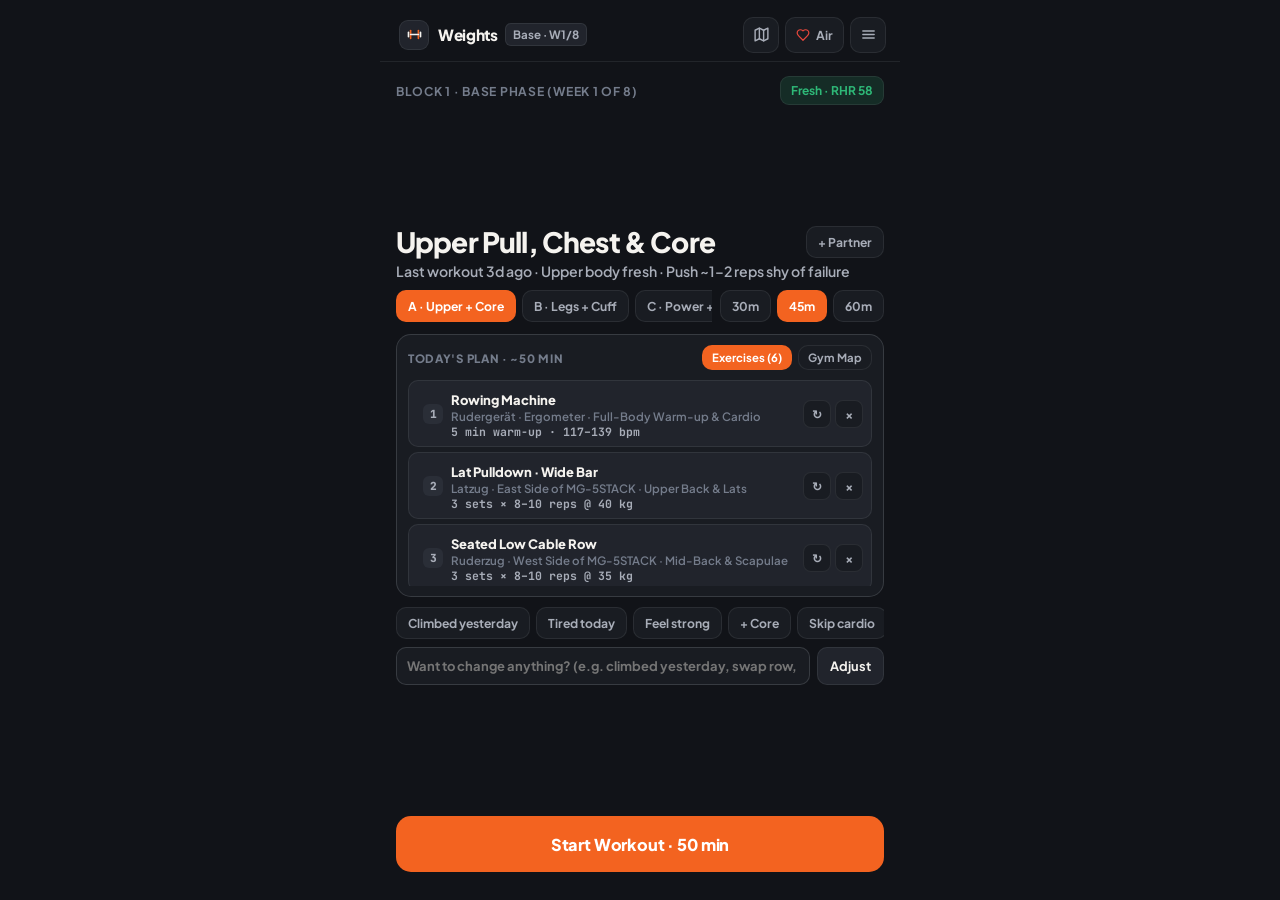
<file: index.html>
<!DOCTYPE html>
<html lang="en" data-theme="dark">
<head>
  <meta charset="UTF-8" />
  <meta name="viewport" content="width=device-width, initial-scale=1.0, viewport-fit=cover" />
  <title>Weights — AI Strength & Cardio Coach</title>
  <meta name="description" content="AI gym coach for Manegg Motion with 8-week climber periodization, clear English + German machine diagrams, 1-tap rep logging, and Fitbit Air / Garmin live heart rate." />
  <meta name="theme-color" content="#111317" />
  <meta name="apple-mobile-web-app-capable" content="yes" />
  <meta name="apple-mobile-web-app-status-bar-style" content="black-translucent" />
  <link rel="manifest" href="manifest.webmanifest" />
  <link rel="icon" type="image/svg+xml" href="icons/icon.svg" />
  <link rel="apple-touch-icon" href="icons/icon.svg" />
  <link rel="preconnect" href="https://fonts.googleapis.com" />
  <link rel="preconnect" href="https://fonts.gstatic.com" crossorigin />
  <link href="https://fonts.googleapis.com/css2?family=JetBrains+Mono:wght@600;700;800&family=Plus+Jakarta+Sans:wght@500;600;700;800&display=swap" rel="stylesheet" />
  <link rel="stylesheet" href="css/styles.css" />
</head>
<body>
  <div class="app-shell">
    <header class="app-header">
      <button type="button" id="goal-chip-btn" class="brand-goal-btn" data-action="open-goal-modal" aria-label="Goals and Mesocycle Plan">
        <span class="brand-mark" aria-hidden="true">
          <svg width="17" height="17" viewBox="0 0 24 24" fill="none" stroke="currentColor" stroke-width="2.3" stroke-linecap="round" stroke-linejoin="round">
            <path d="M6.5 6.5v11" stroke="var(--accent)"/>
            <path d="M17.5 6.5v11" stroke="var(--accent)"/>
            <path d="M3.5 9v6"/>
            <path d="M20.5 9v6"/>
            <path d="M6.5 12h11"/>
          </svg>
        </span>
        <span class="brand-copy">
          <span class="brand-title-line">
            <span class="brand-name-text">Weights</span>
            <span id="header-meso-tag" class="meso-tag">Base · W1/8</span>
          </span>
        </span>
      </button>

      <div class="header-actions">
        <button type="button" id="floor-map-btn" class="icon-btn" data-action="open-floor-modal" aria-label="Gym Floor Plan">
          <svg viewBox="0 0 24 24" fill="none" stroke="currentColor" stroke-width="2" stroke-linecap="round" stroke-linejoin="round">
            <polygon points="3 6 9 3 15 6 21 3 21 18 15 21 9 18 3 21"/>
            <line x1="9" y1="3" x2="9" y2="18"/>
            <line x1="15" y1="6" x2="15" y2="21"/>
          </svg>
        </button>

        <button type="button" id="wearable-btn" class="hr-pill-btn" data-action="open-wearable-modal" aria-label="Heart Rate Watch">
          <svg viewBox="0 0 24 24" fill="none" stroke="currentColor" stroke-width="2.1" stroke-linecap="round" stroke-linejoin="round">
            <path d="M19 14c1.49-1.46 3-3.21 3-5.5A5.5 5.5 0 0 0 16.5 3c-1.76 0-3 .5-4.5 2-1.5-1.5-2.74-2-4.5-2A5.5 5.5 0 0 0 2 8.5c0 2.3 1.5 4.05 3 5.5l7 7Z"/>
          </svg>
          <span id="wearable-btn-label">Air</span>
        </button>

        <button type="button" id="open-menu-btn" class="icon-btn" data-action="open-plan-modal" aria-label="Session Queue and Settings">
          <svg viewBox="0 0 24 24" fill="none" stroke="currentColor" stroke-width="2" stroke-linecap="round" stroke-linejoin="round">
            <line x1="4" y1="7" x2="20" y2="7"/>
            <line x1="4" y1="12" x2="20" y2="12"/>
            <line x1="4" y1="17" x2="20" y2="17"/>
          </svg>
        </button>
      </div>
    </header>

    <h1 class="sr-only">Weights AI Strength and Cardiovascular Coach</h1>

    <main id="app-main" class="app-main" aria-live="polite"></main>
  </div>

  <div id="modal-backdrop" class="modal-backdrop" role="dialog" aria-modal="true" aria-hidden="true" aria-labelledby="modal-title">
    <div class="modal-sheet">
      <div class="modal-header">
        <h2 id="modal-title" class="modal-title"></h2>
        <button type="button" id="close-modal-btn" class="icon-btn is-sm" data-action="close-modal" aria-label="Close">
          <svg viewBox="0 0 24 24" fill="none" stroke="currentColor" stroke-width="2" stroke-linecap="round" stroke-linejoin="round">
            <path d="M18 6 6 18"/>
            <path d="m6 6 12 12"/>
          </svg>
        </button>
      </div>
      <div id="modal-body" class="modal-body"></div>
    </div>
  </div>

  <div id="toast" class="toast" role="status" aria-live="polite"></div>

  <script type="module" src="js/app.js"></script>
</body>
</html>
</file>
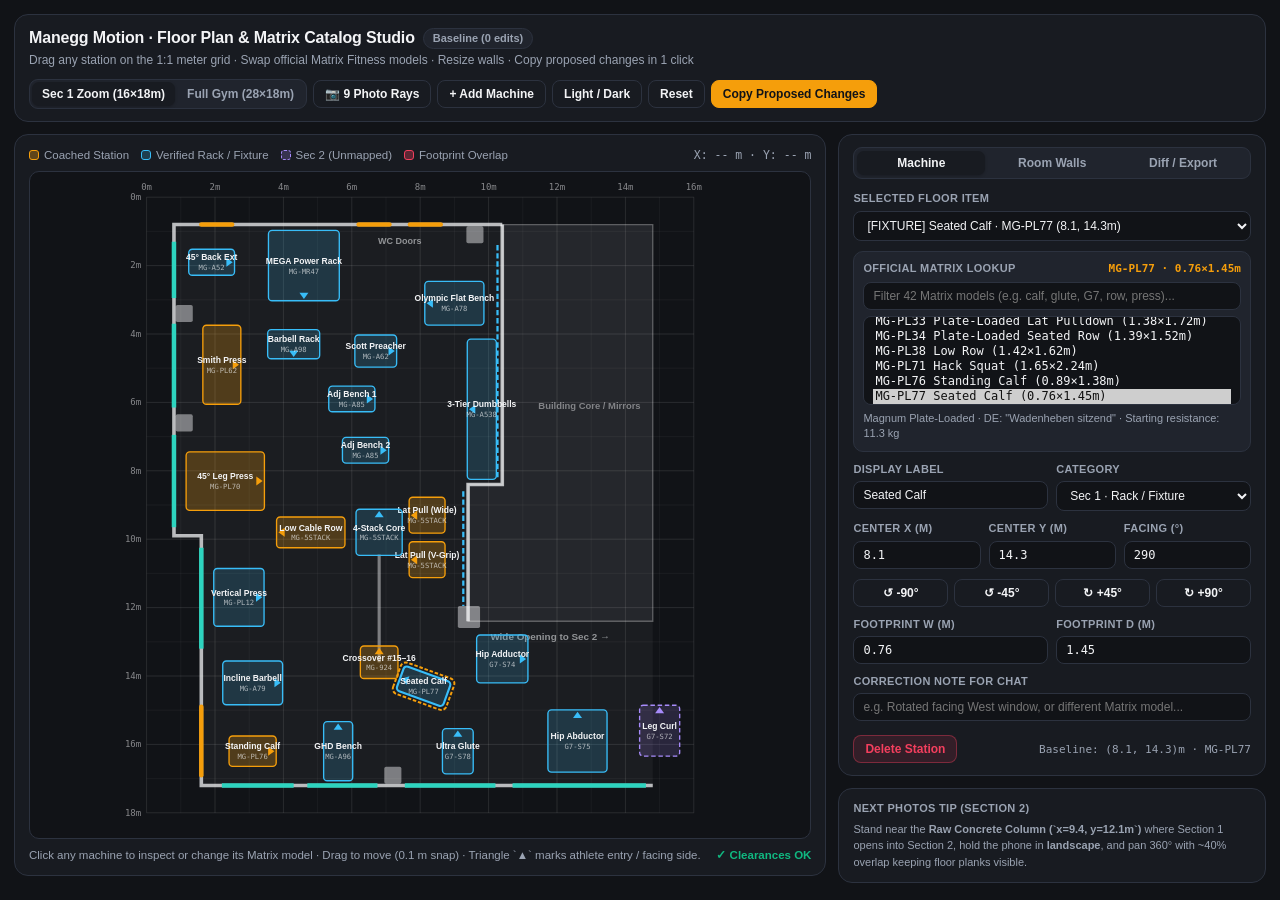
<file: studio.html>
<!DOCTYPE html>
<html lang="en" data-theme="dark">
<head>
  <meta charset="UTF-8" />
  <meta name="viewport" content="width=device-width, initial-scale=1.0" />
  <title>Manegg Motion — Floor Plan &amp; Matrix Catalog Studio</title>
  <style>
    :root, [data-theme="dark"] {
      --bg: #111317;
      --card: #181b21;
      --surface: #20242d;
      --border: #2c323f;
      --border-strong: #3d4556;
      --fg: #f3f4f6;
      --muted: #9aa3b2;
      --accent: #f59e0b;
      --accent-hover: #fbbf24;
      --accent-fg: #111317;
      --cyan: #38bdf8;
      --teal: #2dd4bf;
      --violet: #a78bfa;
      --emerald: #10b981;
      --rose: #f43f5e;
    }
    [data-theme="light"] {
      --bg: #f3f0ea;
      --card: #ffffff;
      --surface: #ebe7df;
      --border: #d6d1c7;
      --border-strong: #b8b1a4;
      --fg: #17191e;
      --muted: #5c6270;
      --accent: #d97706;
      --accent-hover: #b45309;
      --accent-fg: #ffffff;
      --cyan: #0284c7;
      --teal: #0d9488;
      --violet: #7c3aed;
      --emerald: #059669;
      --rose: #e11d48;
    }
    * { box-sizing: border-box; }
    body {
      margin: 0;
      padding: 14px;
      background: var(--bg);
      color: var(--fg);
      font-family: -apple-system, BlinkMacSystemFont, "Segoe UI", Roboto, Helvetica, Arial, sans-serif;
      font-size: 13px;
      line-height: 1.4;
      user-select: none;
    }
    input, select, textarea {
      user-select: auto;
      font-family: inherit;
      color: var(--fg);
      background: var(--bg);
      border: 1px solid var(--border);
      border-radius: 8px;
      padding: 6px 9px;
      font-size: 12px;
      width: 100%;
      outline: none;
    }
    input:focus, select:focus, textarea:focus {
      border-color: var(--accent);
    }
    .mono {
      font-family: ui-monospace, SFMono-Regular, Menlo, Monaco, Consolas, monospace;
    }
    .shell {
      max-width: 1420px;
      margin: 0 auto;
      display: flex;
      flex-direction: column;
      gap: 12px;
    }
    .card {
      background: var(--card);
      border: 1px solid var(--border);
      border-radius: 14px;
      padding: 12px 14px;
    }
    .topbar {
      display: flex;
      flex-wrap: wrap;
      align-items: center;
      justify-content: space-between;
      gap: 10px;
    }
    .title-row {
      display: flex;
      align-items: center;
      gap: 8px;
      flex-wrap: wrap;
    }
    h1 {
      margin: 0;
      font-size: 16px;
      font-weight: 800;
      letter-spacing: -0.01em;
    }
    .sub {
      margin: 3px 0 0;
      font-size: 12px;
      color: var(--muted);
    }
    .badge {
      font-size: 11px;
      font-weight: 700;
      padding: 2px 9px;
      border-radius: 999px;
      background: var(--surface);
      color: var(--muted);
      border: 1px solid var(--border);
    }
    .badge.is-dirty {
      background: rgba(245, 158, 11, 0.16);
      color: var(--accent);
      border-color: rgba(245, 158, 11, 0.45);
    }
    .toolbar {
      display: flex;
      flex-wrap: wrap;
      align-items: center;
      gap: 6px;
    }
    .seg-group {
      display: inline-flex;
      background: var(--surface);
      border: 1px solid var(--border);
      border-radius: 9px;
      padding: 2px;
      gap: 2px;
    }
    .btn {
      border: 1px solid var(--border);
      background: var(--card);
      color: var(--fg);
      border-radius: 8px;
      padding: 6px 11px;
      font-size: 12px;
      font-weight: 700;
      cursor: pointer;
      transition: background 0.12s ease, border-color 0.12s ease;
    }
    .btn:hover { background: var(--surface); }
    .btn-seg {
      border: none;
      background: transparent;
      color: var(--muted);
      border-radius: 7px;
      padding: 5px 10px;
      font-size: 12px;
      font-weight: 700;
      cursor: pointer;
    }
    .btn-seg.is-active {
      background: var(--card);
      color: var(--fg);
      box-shadow: 0 1px 3px rgba(0,0,0,0.22);
    }
    .btn-primary {
      background: var(--accent);
      border-color: var(--accent);
      color: var(--accent-fg);
    }
    .btn-primary:hover {
      background: var(--accent-hover);
      border-color: var(--accent-hover);
    }
    .btn-danger {
      background: rgba(244, 63, 94, 0.12);
      border-color: rgba(244, 63, 94, 0.38);
      color: var(--rose);
    }
    .btn-danger:hover {
      background: rgba(244, 63, 94, 0.22);
    }
    .workspace {
      display: grid;
      grid-template-columns: minmax(0, 1.9fr) minmax(320px, 1fr);
      gap: 12px;
      align-items: start;
    }
    @media (max-width: 980px) {
      .workspace { grid-template-columns: 1fr; }
    }
    .legend-bar {
      display: flex;
      flex-wrap: wrap;
      align-items: center;
      justify-content: space-between;
      gap: 8px;
      margin-bottom: 8px;
      font-size: 11.5px;
      color: var(--muted);
    }
    .legend-items {
      display: flex;
      flex-wrap: wrap;
      gap: 12px;
      align-items: center;
    }
    .swatch {
      display: inline-block;
      width: 10px;
      height: 10px;
      border-radius: 3px;
      margin-right: 5px;
      vertical-align: -1px;
    }
    .canvas-box {
      background: var(--bg);
      border: 1px solid var(--border);
      border-radius: 10px;
      overflow: hidden;
    }
    .studio-svg {
      width: 100%;
      max-height: 74vh;
      height: auto;
      display: block;
      margin: 0 auto;
      touch-action: none;
    }
    .mach-node { cursor: grab; }
    .mach-node:active { cursor: grabbing; }
    .canvas-foot {
      display: flex;
      flex-wrap: wrap;
      align-items: center;
      justify-content: space-between;
      gap: 8px;
      margin-top: 8px;
      font-size: 11.5px;
      color: var(--muted);
    }
    .status-ok { color: var(--emerald); font-weight: 700; }
    .status-warn { color: var(--rose); font-weight: 700; }
    .side-col {
      display: flex;
      flex-direction: column;
      gap: 12px;
    }
    .tabs-3 {
      display: grid;
      grid-template-columns: repeat(3, 1fr);
      background: var(--surface);
      border: 1px solid var(--border);
      border-radius: 9px;
      padding: 3px;
      gap: 3px;
      margin-bottom: 12px;
    }
    .panel { display: flex; flex-direction: column; gap: 10px; }
    .is-hidden { display: none !important; }
    .lbl {
      display: block;
      font-size: 11px;
      font-weight: 700;
      color: var(--muted);
      margin-bottom: 4px;
      text-transform: uppercase;
      letter-spacing: 0.03em;
    }
    .grid-2 { display: grid; grid-template-columns: 1fr 1fr; gap: 8px; }
    .grid-3 { display: grid; grid-template-columns: 1fr 1fr 1fr; gap: 8px; }
    .grid-4 { display: grid; grid-template-columns: repeat(4, 1fr); gap: 6px; }
    .catalog-box {
      background: var(--surface);
      border: 1px solid var(--border);
      border-radius: 10px;
      padding: 9px;
      display: flex;
      flex-direction: column;
      gap: 6px;
    }
    .catalog-head {
      display: flex;
      align-items: center;
      justify-content: space-between;
      gap: 6px;
    }
    .spec-pill {
      font-size: 11px;
      font-weight: 700;
      color: var(--accent);
    }
    .model-detail {
      font-size: 11px;
      color: var(--muted);
    }
    .row-between {
      display: flex;
      align-items: center;
      justify-content: space-between;
      gap: 8px;
      padding-top: 4px;
    }
    .toast {
      position: fixed;
      right: 16px;
      bottom: 16px;
      background: var(--accent);
      color: var(--accent-fg);
      padding: 9px 14px;
      border-radius: 10px;
      font-size: 12px;
      font-weight: 800;
      box-shadow: 0 8px 24px rgba(0,0,0,0.35);
      opacity: 0;
      pointer-events: none;
      transition: opacity 0.18s ease;
      z-index: 50;
    }
    .toast.is-visible { opacity: 1; }
  </style>
</head>
<body>
  <div class="shell">
    <!-- Top Header -->
    <header class="card topbar">
      <div>
        <div class="title-row">
          <h1>Manegg Motion · Floor Plan &amp; Matrix Catalog Studio</h1>
          <span id="change-badge" class="badge">Baseline (0 edits)</span>
        </div>
        <p class="sub">
          Drag any station on the 1:1 meter grid · Swap official Matrix Fitness models · Resize walls · Copy proposed changes in 1 click
        </p>
      </div>

      <div class="toolbar">
        <div class="seg-group">
          <button id="view-sec1-btn" type="button" class="btn-seg is-active">Sec 1 Zoom (16×18m)</button>
          <button id="view-full-btn" type="button" class="btn-seg">Full Gym (28×18m)</button>
        </div>
        <button id="rays-btn" type="button" class="btn">📷 9 Photo Rays</button>
        <button id="add-machine-btn" type="button" class="btn">+ Add Machine</button>
        <button id="theme-btn" type="button" class="btn">Light / Dark</button>
        <button id="reset-btn" type="button" class="btn">Reset</button>
        <button id="copy-diff-btn" type="button" class="btn btn-primary">Copy Proposed Changes</button>
      </div>
    </header>

    <!-- Main 2-Column Workspace -->
    <div class="workspace">
      <!-- Left: 1:1 Meter Blueprint Canvas -->
      <section class="card">
        <div class="legend-bar">
          <div class="legend-items">
            <span><span class="swatch" style="background:rgba(245,158,11,0.32);border:1px solid #f59e0b;"></span>Coached Station</span>
            <span><span class="swatch" style="background:rgba(56,189,248,0.22);border:1px solid #38bdf8;"></span>Verified Rack / Fixture</span>
            <span><span class="swatch" style="background:rgba(167,139,250,0.22);border:1px dashed #a78bfa;"></span>Sec 2 (Unmapped)</span>
            <span><span class="swatch" style="background:rgba(244,63,94,0.32);border:1px solid #f43f5e;"></span>Footprint Overlap</span>
          </div>
          <span id="cursor-coords" class="mono">X: -- m · Y: -- m</span>
        </div>

        <div class="canvas-box">
          <svg id="blueprint-svg" class="studio-svg" viewBox="0 0 660 720" aria-label="Interactive true-scale gym blueprint"></svg>
        </div>

        <div class="canvas-foot">
          <span>Click any machine to inspect or change its Matrix model · Drag to move (0.1 m snap) · Triangle `▲` marks athlete entry / facing side.</span>
          <span id="overlap-status" class="status-ok">✓ Clearances OK</span>
        </div>
      </section>

      <!-- Right: Inspector, Room Dimensions & Diff -->
      <aside class="side-col">
        <div class="card">
          <div class="tabs-3">
            <button type="button" data-tab="machine" class="btn-seg tab-btn is-active">Machine</button>
            <button type="button" data-tab="room" class="btn-seg tab-btn">Room Walls</button>
            <button type="button" data-tab="diff" class="btn-seg tab-btn">Diff / Export</button>
          </div>

          <!-- TAB 1: Machine Inspector -->
          <div id="panel-machine" class="panel">
            <div>
              <label class="lbl" for="item-select">Selected Floor Item</label>
              <select id="item-select"></select>
            </div>

            <div class="catalog-box">
              <div class="catalog-head">
                <span class="lbl" style="margin:0;">Official Matrix Lookup</span>
                <span id="spec-pill" class="spec-pill mono"></span>
              </div>
              <input id="catalog-search" type="text" placeholder="Filter 42 Matrix models (e.g. calf, glute, G7, row, press)..." />
              <select id="catalog-select" size="5" class="mono"></select>
              <div id="model-detail" class="model-detail"></div>
            </div>

            <div class="grid-2">
              <div>
                <label class="lbl" for="in-label">Display Label</label>
                <input id="in-label" type="text" />
              </div>
              <div>
                <label class="lbl" for="in-mapped">Category</label>
                <select id="in-mapped">
                  <option value="sec1">Sec 1 · Coached Lift</option>
                  <option value="fixture">Sec 1 · Rack / Fixture</option>
                  <option value="sec2">Sec 2 · Unmapped</option>
                </select>
              </div>
            </div>

            <div class="grid-3">
              <div>
                <label class="lbl" for="in-x">Center X (m)</label>
                <input id="in-x" type="number" step="0.1" class="mono" />
              </div>
              <div>
                <label class="lbl" for="in-y">Center Y (m)</label>
                <input id="in-y" type="number" step="0.1" class="mono" />
              </div>
              <div>
                <label class="lbl" for="in-rot">Facing (°)</label>
                <input id="in-rot" type="number" step="45" class="mono" />
              </div>
            </div>

            <div class="grid-4">
              <button type="button" data-rot="-90" class="btn rot-btn">↺ -90°</button>
              <button type="button" data-rot="-45" class="btn rot-btn">↺ -45°</button>
              <button type="button" data-rot="45" class="btn rot-btn">↻ +45°</button>
              <button type="button" data-rot="90" class="btn rot-btn">↻ +90°</button>
            </div>

            <div class="grid-2">
              <div>
                <label class="lbl" for="in-w">Footprint W (m)</label>
                <input id="in-w" type="number" step="0.05" min="0.4" max="6" class="mono" />
              </div>
              <div>
                <label class="lbl" for="in-d">Footprint D (m)</label>
                <input id="in-d" type="number" step="0.05" min="0.4" max="6" class="mono" />
              </div>
            </div>

            <div>
              <label class="lbl" for="in-note">Correction Note for Chat</label>
              <input id="in-note" type="text" placeholder="e.g. Rotated facing West window, or different Matrix model..." />
            </div>

            <div class="row-between">
              <button id="delete-item-btn" type="button" class="btn btn-danger">Delete Station</button>
              <span id="item-delta-hint" class="mono model-detail"></span>
            </div>
          </div>

          <!-- TAB 2: Room & Wall Dimensions -->
          <div id="panel-room" class="panel is-hidden">
            <div class="model-detail">
              Coordinates in meters (`0,0` = North-West corner; North = Top Power Rack / WC wall).
            </div>
            <div class="grid-2">
              <div>
                <label class="lbl" for="rm-sec1W">Sec 1 Width · Mirror 1 X (m)</label>
                <input id="rm-sec1W" type="number" step="0.2" min="7" max="20" class="rm-input mono" />
              </div>
              <div>
                <label class="lbl" for="rm-eastStepIn">East Mirror Step Inward (m)</label>
                <input id="rm-eastStepIn" type="number" step="0.1" min="0" max="4" class="rm-input mono" />
              </div>
              <div>
                <label class="lbl" for="rm-mirrorJogY">East Mirror Step Y (m)</label>
                <input id="rm-mirrorJogY" type="number" step="0.2" min="4" max="15" class="rm-input mono" />
              </div>
              <div>
                <label class="lbl" for="rm-sec2OpenY">Sec 2 Opening Start Y (m)</label>
                <input id="rm-sec2OpenY" type="number" step="0.2" min="8" max="17" class="rm-input mono" />
              </div>
              <div>
                <label class="lbl" for="rm-westStepY">West Window Step Y (m)</label>
                <input id="rm-westStepY" type="number" step="0.2" min="4" max="16" class="rm-input mono" />
              </div>
              <div>
                <label class="lbl" for="rm-westStepIn">West Step Inward (m)</label>
                <input id="rm-westStepIn" type="number" step="0.1" min="0" max="3" class="rm-input mono" />
              </div>
              <div>
                <label class="lbl" for="rm-sec1D">Sec 1 Depth · South Wall Y (m)</label>
                <input id="rm-sec1D" type="number" step="0.2" min="10" max="28" class="rm-input mono" />
              </div>
              <div>
                <label class="lbl" for="rm-width">Total Gym Width (m)</label>
                <input id="rm-width" type="number" step="0.5" min="18" max="50" class="rm-input mono" />
              </div>
            </div>
          </div>

          <!-- TAB 3: Proposed Changes Diff -->
          <div id="panel-diff" class="panel is-hidden">
            <div class="model-detail">
              Paste this summary into chat — every coordinate, rotation, Matrix model code, and wall dimension updates cleanly.
            </div>
            <textarea id="diff-output" rows="12" readonly class="mono"></textarea>
            <button id="copy-diff-btn-2" type="button" class="btn btn-primary" style="width:100%;">
              Copy Proposed Changes to Clipboard
            </button>
          </div>
        </div>

        <!-- Section 2 Photo Tip -->
        <div class="card">
          <span class="lbl">Next Photos Tip (Section 2)</span>
          <div class="model-detail" style="line-height:1.5;">
            Stand near the <strong>Raw Concrete Column (`x=9.4, y=12.1m`)</strong> where Section 1 opens into Section 2, hold the phone in <strong>landscape</strong>, and pan 360° with ~40% overlap keeping floor planks visible.
          </div>
        </div>
      </aside>
    </div>
  </div>

  <div id="toast" class="toast"></div>

  <script>
    (function () {
      const MATRIX_CATALOG = [
        // Magnum Plate-Loaded
        { code: 'MG-PL70', series: 'Magnum Plate-Loaded', name: '45° Leg Press', de: '45° Beinpresse', widthM: 1.71, depthM: 2.29, tareKg: 75.7 },
        { code: 'MG-PL62', series: 'Magnum Plate-Loaded', name: 'Smith Machine (90°)', de: 'Multipresse', widthM: 2.31, depthM: 1.11, tareKg: 11.3 },
        { code: 'MG-PL12', series: 'Magnum Plate-Loaded', name: 'Vertical Bench Press', de: 'Brustpresse (Plate-Loaded)', widthM: 1.69, depthM: 1.47, tareKg: 6.8 },
        { code: 'MG-PL13', series: 'Magnum Plate-Loaded', name: 'Supine Bench Press', de: 'Flachbank-Brustpresse', widthM: 1.55, depthM: 1.37, tareKg: 8.2 },
        { code: 'MG-PL14', series: 'Magnum Plate-Loaded', name: 'Incline Bench Press', de: 'Schrägbank-Presse', widthM: 1.68, depthM: 1.42, tareKg: 8.2 },
        { code: 'MG-PL23', series: 'Magnum Plate-Loaded', name: 'Shoulder Press', de: 'Schulterpresse (Plate-Loaded)', widthM: 1.60, depthM: 1.61, tareKg: 5.4 },
        { code: 'MG-PL33', series: 'Magnum Plate-Loaded', name: 'Plate-Loaded Lat Pulldown', de: 'Latzug (Plate-Loaded)', widthM: 1.38, depthM: 1.72, tareKg: 6.8 },
        { code: 'MG-PL34', series: 'Magnum Plate-Loaded', name: 'Plate-Loaded Seated Row', de: 'Rudermaschine (Plate-Loaded)', widthM: 1.39, depthM: 1.52, tareKg: 9.0 },
        { code: 'MG-PL38', series: 'Magnum Plate-Loaded', name: 'Low Row', de: 'Tiefes Rudern', widthM: 1.42, depthM: 1.62, tareKg: 9.0 },
        { code: 'MG-PL71', series: 'Magnum Plate-Loaded', name: 'Hack Squat', de: 'Hackenschmidt', widthM: 1.65, depthM: 2.24, tareKg: 63.5 },
        { code: 'MG-PL76', series: 'Magnum Plate-Loaded', name: 'Standing Calf', de: 'Wadenheben stehend', widthM: 0.89, depthM: 1.38, tareKg: 30.4 },
        { code: 'MG-PL77', series: 'Magnum Plate-Loaded', name: 'Seated Calf', de: 'Wadenheben sitzend', widthM: 0.76, depthM: 1.45, tareKg: 11.3 },
        { code: 'MG-PL78', series: 'Magnum Plate-Loaded', name: 'Glute Trainer (Hip Thrust)', de: 'Glute Drive / Hip Thrust', widthM: 1.33, depthM: 1.68, tareKg: 22.7 },
        { code: 'MG-PL79', series: 'Magnum Plate-Loaded', name: 'Squat / Lunge', de: 'Kniebeuge / Ausfallschritt', widthM: 1.70, depthM: 1.49, tareKg: 16.3 },
        { code: 'MG-PL81', series: 'Magnum Plate-Loaded', name: 'Belt Squat', de: 'Gürtel-Kniebeuge', widthM: 1.53, depthM: 1.98, tareKg: 20.4 },
        // Magnum Racks, Benches & Multi-Jungle
        { code: 'MG-MR47', series: 'Magnum Racks & Benches', name: 'MEGA Power Rack', de: 'Power Rack / Squat Cage', widthM: 2.07, depthM: 2.06, tareKg: 20 },
        { code: 'MG-MR690', series: 'Magnum Racks & Benches', name: 'MEGA Half Rack', de: 'Half Rack', widthM: 2.07, depthM: 1.75, tareKg: 20 },
        { code: 'MG-A98', series: 'Magnum Racks & Benches', name: '10-Bar Fixed Barbell Rack', de: 'Langhantelständer', widthM: 1.52, depthM: 0.85, tareKg: 0 },
        { code: 'MG-A78', series: 'Magnum Racks & Benches', name: 'Olympic Flat Bench', de: 'Olympia-Flachbank', widthM: 1.28, depthM: 1.73, tareKg: 20 },
        { code: 'MG-A79', series: 'Magnum Racks & Benches', name: 'Olympic Incline Bench', de: 'Olympia-Schrägbank', widthM: 1.28, depthM: 1.75, tareKg: 20 },
        { code: 'MG-A62', series: 'Magnum Racks & Benches', name: 'Seated Preacher Curl', de: 'Scottbank / Bizepsbank', widthM: 0.94, depthM: 1.22, tareKg: 10 },
        { code: 'MG-A85', series: 'Magnum Racks & Benches', name: 'Multi-Adjustable Bench', de: 'Verstellbare Hantelbank', widthM: 0.75, depthM: 1.35, tareKg: 0 },
        { code: 'MG-A538', series: 'Magnum Racks & Benches', name: '3-Tier Dumbbell Rack', de: 'Kurzhantelablage (3 Ebenen)', widthM: 4.10, depthM: 0.85, tareKg: 0 },
        { code: 'MG-A52', series: 'Magnum Racks & Benches', name: '45° Back Extension Bench', de: '45° Rückenstrecker', widthM: 0.76, depthM: 1.34, tareKg: 0 },
        { code: 'MG-A96', series: 'Magnum Racks & Benches', name: 'Glute Ham Bench (GHD)', de: 'Glute-Ham-Bank (GHD)', widthM: 0.85, depthM: 1.73, tareKg: 0 },
        { code: 'MG-A94', series: 'Magnum Racks & Benches', name: 'Olympic Weight Tree', de: 'Hantelscheibenständer', widthM: 0.68, depthM: 0.68, tareKg: 0 },
        { code: 'MG-5STACK', series: 'Magnum Multi-Jungle', name: '4-Stack Jungle Core (Lat/Row/Triceps/Hi-Lo)', de: '4-Stationen Kabelturm', widthM: 3.40, depthM: 2.10, stackKg: 105 },
        { code: 'MG-924', series: 'Magnum Multi-Jungle', name: 'Adjustable Crossover Column (#1–18)', de: 'Kabelzug-Säule (#1–18)', widthM: 1.10, depthM: 0.95, stackKg: 90 },
        // Ultra Selectorized w/ Console
        { code: 'G7-S13', series: 'Ultra Console', name: 'Converging Chest Press', de: 'Brustpresse (Konsole)', widthM: 1.41, depthM: 1.40, stackKg: 108 },
        { code: 'G7-S21', series: 'Ultra Console', name: 'Lateral Raise', de: 'Seitheben (Konsole)', widthM: 1.06, depthM: 1.35, stackKg: 90 },
        { code: 'G7-S22', series: 'Ultra Console', name: 'Pec Fly / Rear Delt', de: 'Butterfly / Reverse (Konsole)', widthM: 1.74, depthM: 1.44, stackKg: 135 },
        { code: 'G7-S23', series: 'Ultra Console', name: 'Converging Shoulder Press', de: 'Schulterpresse (Konsole)', widthM: 1.50, depthM: 1.55, stackKg: 108 },
        { code: 'G7-S33', series: 'Ultra Console', name: 'Diverging Lat Pulldown', de: 'Latzug Maschine (Konsole)', widthM: 1.52, depthM: 1.60, stackKg: 108 },
        { code: 'G7-S34', series: 'Ultra Console', name: 'Diverging Seated Row', de: 'Rudermaschine (Konsole)', widthM: 1.22, depthM: 1.55, stackKg: 108 },
        { code: 'G7-S40', series: 'Ultra Console', name: 'Independent Biceps Curl', de: 'Bizepsmaschine (Konsole)', widthM: 1.22, depthM: 1.35, stackKg: 90 },
        { code: 'G7-S42', series: 'Ultra Console', name: 'Triceps Press', de: 'Trizepsmaschine (Konsole)', widthM: 1.24, depthM: 1.40, stackKg: 108 },
        { code: 'G7-S51', series: 'Ultra Console', name: 'Abdominal Crunch', de: 'Bauchpresse (Konsole)', widthM: 1.21, depthM: 1.39, stackKg: 108 },
        { code: 'G7-S52', series: 'Ultra Console', name: 'Back Extension', de: 'Rückenstrecker (Konsole)', widthM: 1.20, depthM: 1.28, stackKg: 108 },
        { code: 'G7-S55', series: 'Ultra Console', name: 'Rotary Torso', de: 'Rumpfrotation (Konsole)', widthM: 1.18, depthM: 1.25, stackKg: 90 },
        { code: 'G7-S70', series: 'Ultra Console', name: 'Horizontal Leg Press', de: 'Sitzende Beinpresse (Konsole)', widthM: 1.14, depthM: 2.06, stackKg: 180 },
        { code: 'G7-S71', series: 'Ultra Console', name: 'Leg Extension', de: 'Beinstrecker (Konsole)', widthM: 1.26, depthM: 1.22, stackKg: 108 },
        { code: 'G7-S72', series: 'Ultra Console', name: 'Seated Leg Curl', de: 'Beinbeuger sitzend (Konsole)', widthM: 1.17, depthM: 1.49, stackKg: 90 },
        { code: 'G7-S73', series: 'Ultra Console', name: 'Prone Leg Curl', de: 'Beinbeuger liegend (Konsole)', widthM: 1.15, depthM: 1.72, stackKg: 90 },
        { code: 'G7-S74', series: 'Ultra Console', name: 'Hip Adductor', de: 'Adduktoren (Konsole)', widthM: 1.73, depthM: 1.82, stackKg: 90 },
        { code: 'G7-S75', series: 'Ultra Console', name: 'Hip Abductor', de: 'Abduktoren (Konsole)', widthM: 1.73, depthM: 1.82, stackKg: 90 },
        { code: 'G7-S77', series: 'Ultra Console', name: 'Seated Calf Extension', de: 'Wadenpresse (Konsole)', widthM: 1.07, depthM: 1.56, stackKg: 135 },
        { code: 'G7-S78', series: 'Ultra Console', name: 'Standing Glute Kickback', de: 'Gesässmaschine / Glute (Konsole)', widthM: 0.90, depthM: 1.32, stackKg: 63 },
        // Cardio & Turf
        { code: 'T-ONYX', series: 'Cardio & Turf', name: 'Treadmill', de: 'Laufband · Matrix', widthM: 0.91, depthM: 2.15 },
        { code: 'C-ONYX', series: 'Cardio & Turf', name: 'ClimbMill (Stair Climber)', de: 'Treppensteiger · ClimbMill', widthM: 0.85, depthM: 1.65 },
        { code: 'ROWER', series: 'Cardio & Turf', name: 'Rowing Ergometer', de: 'Rudergerät', widthM: 0.61, depthM: 2.44 },
        { code: 'U-ONYX', series: 'Cardio & Turf', name: 'Stationary Bike', de: 'Fahrrad-Ergometer', widthM: 0.65, depthM: 1.10 },
        { code: 'E-ONYX', series: 'Cardio & Turf', name: 'Elliptical / Ascent Trainer', de: 'Crosstrainer', widthM: 0.88, depthM: 1.95 },
        { code: 'TURF-MAT', series: 'Cardio & Turf', name: 'Stretching / Core Mat', de: 'Mattenbereich', widthM: 1.00, depthM: 1.80 },
      ];

      const BASELINE_ROOM = {
        width: 28.0,
        height: 18.0,
        sec1W: 10.4,
        eastStepIn: 1.0,
        sec1D: 17.2,
        westStepY: 9.9,
        westStepIn: 0.8,
        mirrorJogY: 8.4,
        sec2OpenY: 12.4,
      };

      const BASELINE_ITEMS = [
        // Section 1 Coached Stations (Verified in PXL_20261125_*.jpg)
        { id: 'm_smith_incline', label: 'Smith Press', matrixCode: 'MG-PL62', kind: 'sec1', x: 2.2, y: 4.9, w: 2.31, d: 1.11, rot: 90, note: '' },
        { id: 'm_leg_press', label: '45° Leg Press', matrixCode: 'MG-PL70', kind: 'sec1', x: 2.3, y: 8.3, w: 1.71, d: 2.29, rot: 90, note: '' },
        { id: 'm_calf', label: 'Standing Calf', matrixCode: 'MG-PL76', kind: 'sec1', x: 3.1, y: 16.2, w: 0.89, d: 1.38, rot: 90, note: '' },
        { id: 'm_low_row', label: 'Low Cable Row', matrixCode: 'MG-5STACK', kind: 'sec1', x: 4.8, y: 9.8, w: 0.90, d: 2.00, rot: 270, note: '' },
        { id: 'm_lat_pull', label: 'Lat Pull (Wide)', matrixCode: 'MG-5STACK', kind: 'sec1', x: 8.2, y: 9.3, w: 1.05, d: 1.05, rot: 270, note: '' },
        { id: 'm_pullup', label: 'Lat Pull (V-Grip)', matrixCode: 'MG-5STACK', kind: 'sec1', x: 8.2, y: 10.6, w: 1.05, d: 1.05, rot: 270, note: '' },
        { id: 'm_cable_pull', label: 'Crossover #15–16', matrixCode: 'MG-924', kind: 'sec1', x: 6.8, y: 13.6, w: 1.10, d: 0.95, rot: 0, note: '' },

        // Section 1 Verified Racks, Benches, Seated Calf & South-Seam Consoles
        { id: 'fx_hyper', label: '45° Back Ext', matrixCode: 'MG-A52', kind: 'fixture', x: 1.9, y: 1.9, w: 0.76, d: 1.34, rot: 90, note: '' },
        { id: 'fx_rack', label: 'MEGA Power Rack', matrixCode: 'MG-MR47', kind: 'fixture', x: 4.6, y: 2.0, w: 2.07, d: 2.06, rot: 180, note: '' },
        { id: 'fx_bb_tree', label: 'Barbell Rack', matrixCode: 'MG-A98', kind: 'fixture', x: 4.3, y: 4.3, w: 1.52, d: 0.85, rot: 180, note: '' },
        { id: 'fx_flat_bench', label: 'Olympic Flat Bench', matrixCode: 'MG-A78', kind: 'fixture', x: 9.0, y: 3.1, w: 1.28, d: 1.73, rot: 270, note: '' },
        { id: 'fx_preacher', label: 'Scott Preacher', matrixCode: 'MG-A62', kind: 'fixture', x: 6.7, y: 4.5, w: 0.94, d: 1.22, rot: 90, note: '' },
        { id: 'fx_db_b1', label: 'Adj Bench 1', matrixCode: 'MG-A85', kind: 'fixture', x: 6.0, y: 5.9, w: 0.75, d: 1.35, rot: 90, note: '' },
        { id: 'fx_db_b2', label: 'Adj Bench 2', matrixCode: 'MG-A85', kind: 'fixture', x: 6.4, y: 7.4, w: 0.75, d: 1.35, rot: 90, note: '' },
        { id: 'fx_db_rack', label: '3-Tier Dumbbells', matrixCode: 'MG-A538', kind: 'fixture', x: 9.8, y: 6.2, w: 4.10, d: 0.85, rot: 270, note: '' },
        { id: 'fx_pl_press', label: 'Vertical Press', matrixCode: 'MG-PL12', kind: 'fixture', x: 2.7, y: 11.7, w: 1.69, d: 1.47, rot: 90, note: '' },
        { id: 'fx_inc_bb', label: 'Incline Barbell', matrixCode: 'MG-A79', kind: 'fixture', x: 3.1, y: 14.2, w: 1.28, d: 1.75, rot: 90, note: '' },
        { id: 'fx_ghd', label: 'GHD Bench', matrixCode: 'MG-A96', kind: 'fixture', x: 5.6, y: 16.2, w: 0.85, d: 1.73, rot: 0, note: '' },
        { id: 'fx_4stack', label: '4-Stack Core', matrixCode: 'MG-5STACK', kind: 'fixture', x: 6.8, y: 9.8, w: 1.35, d: 1.35, rot: 0, note: '' },
        { id: 'fx_seated_calf', label: 'Seated Calf', matrixCode: 'MG-PL77', kind: 'fixture', x: 8.1, y: 14.3, w: 0.76, d: 1.45, rot: 290, note: '' },
        { id: 'fx_glute_kick', label: 'Ultra Glute', matrixCode: 'G7-S78', kind: 'fixture', x: 9.1, y: 16.2, w: 0.90, d: 1.32, rot: 0, note: '' },
        { id: 'fx_ultra_col', label: 'Hip Adductor', matrixCode: 'G7-S74', kind: 'fixture', x: 10.4, y: 13.5, w: 1.40, d: 1.50, rot: 90, note: '' },
        { id: 'fx_hip_abd', label: 'Hip Abductor', matrixCode: 'G7-S75', kind: 'fixture', x: 12.6, y: 15.9, w: 1.73, d: 1.82, rot: 0, note: '' },

        // Section 2 & Cardio Stations (Awaiting Section 2 Photos)
        { id: 'm_leg_curl', label: 'Leg Curl', matrixCode: 'G7-S72', kind: 'sec2', x: 15.0, y: 15.6, w: 1.17, d: 1.49, rot: 0, note: '' },
        { id: 'm_butterfly', label: 'Butterfly', matrixCode: 'G7-S22', kind: 'sec2', x: 17.8, y: 9.6, w: 1.74, d: 1.44, rot: 270, note: '' },
        { id: 'm_chest_press', label: 'Chest Press', matrixCode: 'G7-S13', kind: 'sec2', x: 17.8, y: 11.8, w: 1.41, d: 1.40, rot: 270, note: '' },
        { id: 'm_leg_ext', label: 'Leg Ext', matrixCode: 'G7-S71', kind: 'sec2', x: 17.8, y: 15.6, w: 1.26, d: 1.22, rot: 0, note: '' },
        { id: 'm_hip_thrust', label: 'Hip Thrust', matrixCode: 'MG-PL78', kind: 'sec2', x: 21.6, y: 15.2, w: 1.33, d: 1.68, rot: 0, note: '' },
        { id: 'm_abs_mat', label: 'Mat Core', matrixCode: 'TURF-MAT', kind: 'sec2', x: 21.6, y: 7.6, w: 1.00, d: 1.80, rot: 0, note: '' },
        { id: 'm_ab_crunch', label: 'Ab Crunch', matrixCode: 'G7-S51', kind: 'sec2', x: 25.2, y: 7.6, w: 1.21, d: 1.39, rot: 270, note: '' },
        { id: 'm_lower_back', label: 'Back Ext', matrixCode: 'G7-S52', kind: 'sec2', x: 25.2, y: 11.8, w: 1.20, d: 1.28, rot: 270, note: '' },
        { id: 'c_treadmill', label: 'Treadmill', matrixCode: 'T-ONYX', kind: 'sec2', x: 18.2, y: 3.4, w: 0.91, d: 2.15, rot: 0, note: '' },
        { id: 'c_climbmill', label: 'ClimbMill', matrixCode: 'C-ONYX', kind: 'sec2', x: 20.8, y: 3.4, w: 0.85, d: 1.65, rot: 0, note: '' },
        { id: 'c_rower', label: 'Rower', matrixCode: 'ROWER', kind: 'sec2', x: 23.4, y: 3.4, w: 0.61, d: 2.44, rot: 0, note: '' },
        { id: 'c_bike', label: 'Bike', matrixCode: 'U-ONYX', kind: 'sec2', x: 25.8, y: 3.4, w: 0.65, d: 1.10, rot: 0, note: '' },
      ];

      const PILLARS = [
        { x: 0.85, y: 3.15, w: 0.5, h: 0.5 },
        { x: 0.85, y: 6.35, w: 0.5, h: 0.5 },
        { x: 9.35, y: 0.85, w: 0.5, h: 0.5 },
        { x: 6.95, y: 16.65, w: 0.5, h: 0.5 },
        { x: 9.10, y: 11.95, w: 0.65, h: 0.65 },
      ];

      const PHOTO_RAYS = [
        { n: '1', x: 5.3, y: 7.4, tx: 5.8, ty: 2.5 },
        { n: '2', x: 5.2, y: 8.0, tx: 2.4, ty: 7.9 },
        { n: '3', x: 5.1, y: 8.8, tx: 3.6, ty: 13.8 },
        { n: '4', x: 6.8, y: 7.2, tx: 6.8, ty: 10.9 },
        { n: '5', x: 7.6, y: 7.4, tx: 7.3, ty: 11.6 },
        { n: '6', x: 5.7, y: 7.7, tx: 7.5, ty: 12.0 },
        { n: '7', x: 8.6, y: 13.1, tx: 5.3, ty: 13.0 },
        { n: '8', x: 8.3, y: 11.8, tx: 6.4, ty: 6.5 },
        { n: '9', x: 8.2, y: 12.7, tx: 3.5, ty: 11.7 },
      ];

      const STORAGE_KEY = 'manegg_floor_studio_v3';
      const PX_PER_M = 38;
      const PAD = 28;

      function clone(v) { return JSON.parse(JSON.stringify(v)); }

      let state = loadStudioState();
      let viewMode = 'sec1';
      let showRays = false;
      let activeTab = 'machine';
      let selectedId = 'fx_seated_calf';
      let dragInfo = null;
      let catalogQuery = '';

      function loadStudioState() {
        try {
          const raw = window.localStorage && window.localStorage.getItem(STORAGE_KEY);
          if (raw) {
            const parsed = JSON.parse(raw);
            if (parsed && Array.isArray(parsed.items) && parsed.room) {
              parsed.room = Object.assign(clone(BASELINE_ROOM), parsed.room);
              return parsed;
            }
          }
        } catch (e) {}
        return { room: clone(BASELINE_ROOM), items: clone(BASELINE_ITEMS) };
      }

      function saveStudioState() {
        try {
          if (window.localStorage) {
            window.localStorage.setItem(STORAGE_KEY, JSON.stringify(state));
          }
        } catch (e) {}
      }

      function getModel(code) {
        return MATRIX_CATALOG.find(function (m) { return m.code === code; }) || null;
      }

      function showToast(msg) {
        const el = document.getElementById('toast');
        el.textContent = msg;
        el.classList.add('is-visible');
        clearTimeout(showToast._t);
        showToast._t = setTimeout(function () { el.classList.remove('is-visible'); }, 2200);
      }

      function effectiveBox(item) {
        const rad = ((item.rot || 0) * Math.PI) / 180;
        const c = Math.abs(Math.cos(rad));
        const s = Math.abs(Math.sin(rad));
        const bw = item.w * c + item.d * s;
        const bh = item.w * s + item.d * c;
        return { x1: item.x - bw / 2, y1: item.y - bh / 2, x2: item.x + bw / 2, y2: item.y + bh / 2 };
      }

      function findOverlaps(items) {
        const colliding = new Set();
        const stackGroup = new Set(['fx_4stack', 'm_low_row', 'm_lat_pull', 'm_pullup']);
        for (let i = 0; i < items.length; i++) {
          const a = items[i];
          const ba = effectiveBox(a);
          for (let j = i + 1; j < items.length; j++) {
            const b = items[j];
            if (stackGroup.has(a.id) && stackGroup.has(b.id)) continue;
            const bb = effectiveBox(b);
            const ox = Math.min(ba.x2, bb.x2) - Math.max(ba.x1, bb.x1);
            const oy = Math.min(ba.y2, bb.y2) - Math.max(ba.y1, bb.y1);
            if (ox > 0.12 && oy > 0.12) {
              colliding.add(a.id);
              colliding.add(b.id);
            }
          }
        }
        return colliding;
      }

      function computeDiffMarkdown() {
        const lines = [];
        const r = state.room;
        const br = BASELINE_ROOM;
        const rDiffs = [];
        const roomFields = [
          ['sec1W', 'Sec 1 Width'],
          ['eastStepIn', 'East Mirror Step In'],
          ['mirrorJogY', 'East Mirror Step Y'],
          ['sec2OpenY', 'Sec 2 Opening Y'],
          ['westStepY', 'West Step Y'],
          ['westStepIn', 'West Step In'],
          ['sec1D', 'Sec 1 Depth'],
          ['width', 'Total Width'],
        ];
        for (let i = 0; i < roomFields.length; i++) {
          const k = roomFields[i][0];
          const label = roomFields[i][1];
          if (Math.abs(Number(r[k]) - Number(br[k])) >= 0.05) {
            rDiffs.push(label + ': ' + br[k] + 'm -> ' + r[k] + 'm');
          }
        }
        if (rDiffs.length) {
          lines.push('- **Room / Walls**: ' + rDiffs.join(' · '));
        }

        const baseMap = new Map(BASELINE_ITEMS.map(function (i) { return [i.id, i]; }));
        const curIds = new Set(state.items.map(function (i) { return i.id; }));

        BASELINE_ITEMS.forEach(function (b) {
          if (!curIds.has(b.id)) {
            lines.push('- **Removed** `' + b.id + '` (' + b.label + ' · ' + b.matrixCode + ')');
          }
        });

        state.items.forEach(function (it) {
          const b = baseMap.get(it.id);
          if (!b) {
            const mod = getModel(it.matrixCode);
            lines.push('- **Added** `' + it.id + '` (' + it.label + '): Matrix `' + it.matrixCode + '` (' + (mod ? mod.name : '') + ') at (' + it.x + ', ' + it.y + ')m, facing ' + it.rot + '°' + (it.note ? ' — "' + it.note + '"' : ''));
            return;
          }
          const parts = [];
          if (Math.abs(it.x - b.x) >= 0.05 || Math.abs(it.y - b.y) >= 0.05) {
            parts.push('pos (' + b.x + ', ' + b.y + ')m -> (' + it.x + ', ' + it.y + ')m');
          }
          if (it.matrixCode !== b.matrixCode) {
            const mod = getModel(it.matrixCode);
            parts.push('Matrix ' + b.matrixCode + ' -> ' + it.matrixCode + (mod ? ' (' + mod.name + ')' : ''));
          }
          if ((((it.rot || 0) % 360) + 360) % 360 !== (((b.rot || 0) % 360) + 360) % 360) {
            parts.push('facing ' + b.rot + '° -> ' + it.rot + '°');
          }
          if (it.label !== b.label) {
            parts.push('label "' + b.label + '" -> "' + it.label + '"');
          }
          if (Math.abs(it.w - b.w) >= 0.05 || Math.abs(it.d - b.d) >= 0.05) {
            parts.push('size ' + b.w + '×' + b.d + 'm -> ' + it.w + '×' + it.d + 'm');
          }
          if (it.note && it.note.trim()) {
            parts.push('note: "' + it.note.trim() + '"');
          }
          if (parts.length) {
            lines.push('- **' + it.label + '** (`' + it.id + '`): ' + parts.join(' · '));
          }
        });

        return {
          count: lines.length,
          markdown: lines.length
            ? '### Proposed Manegg Motion Floor Plan Updates\n' + lines.join('\n')
            : '# No changes proposed yet — drag any station, swap its Matrix model, or resize a wall!',
        };
      }

      function esc(s) {
        return String(s == null ? '' : s)
          .replace(/&/g, '&amp;')
          .replace(/</g, '&lt;')
          .replace(/>/g, '&gt;')
          .replace(/"/g, '&quot;');
      }

      function renderSvg() {
        const svg = document.getElementById('blueprint-svg');
        const r = state.room;
        const visW = viewMode === 'sec1' ? Math.min(r.width, Math.max(16.0, r.sec1W + 5.6)) : r.width;
        const visH = r.height;

        const svgW = Math.round(PAD * 2 + visW * PX_PER_M);
        const svgH = Math.round(PAD * 2 + visH * PX_PER_M);
        svg.setAttribute('viewBox', '0 0 ' + svgW + ' ' + svgH);

        const mx = function (m) { return PAD + m * PX_PER_M; };
        const my = function (m) { return PAD + m * PX_PER_M; };

        let gridSvg = '';
        for (let gx = 0; gx <= Math.floor(visW); gx++) {
          const px = mx(gx);
          const major = gx % 2 === 0;
          gridSvg += '<line x1="' + px + '" y1="' + PAD + '" x2="' + px + '" y2="' + (svgH - PAD) + '" stroke="currentColor" stroke-opacity="' + (major ? 0.12 : 0.05) + '" stroke-width="1" />';
          if (major) {
            gridSvg += '<text x="' + px + '" y="' + (PAD - 8) + '" text-anchor="middle" fill="currentColor" fill-opacity="0.52" font-size="10" font-family="monospace">' + gx + 'm</text>';
          }
        }
        for (let gy = 0; gy <= Math.floor(visH); gy++) {
          const py = my(gy);
          const major = gy % 2 === 0;
          gridSvg += '<line x1="' + PAD + '" y1="' + py + '" x2="' + (svgW - PAD) + '" y2="' + py + '" stroke="currentColor" stroke-opacity="' + (major ? 0.12 : 0.05) + '" stroke-width="1" />';
          if (major) {
            gridSvg += '<text x="' + (PAD - 6) + '" y="' + (py + 3) + '" text-anchor="end" fill="currentColor" fill-opacity="0.52" font-size="10" font-family="monospace">' + gy + 'm</text>';
          }
        }

        const s1W = r.sec1W;
        const s1D = r.sec1D;
        const eastInX = Math.max(6.0, s1W - (Number(r.eastStepIn) || 0));
        const sec2Start = Math.min(r.width - 2, s1W + 4.4);
        const westIn = 0.8 + r.westStepIn;

        const sec1Pts = [
          [0.8, 0.8], [s1W, 0.8],
          [s1W, r.mirrorJogY], [eastInX, r.mirrorJogY], [eastInX, r.sec2OpenY],
          [sec2Start, r.sec2OpenY], [sec2Start, s1D], [westIn, s1D],
          [westIn, r.westStepY], [0.8, r.westStepY],
        ].map(function (pt) { return mx(pt[0]).toFixed(1) + ',' + my(pt[1]).toFixed(1); }).join(' ');

        const corePts = [
          [s1W, 0.8], [sec2Start, 0.8], [sec2Start, r.sec2OpenY],
          [eastInX, r.sec2OpenY], [eastInX, r.mirrorJogY], [s1W, r.mirrorJogY],
        ].map(function (pt) { return mx(pt[0]).toFixed(1) + ',' + my(pt[1]).toFixed(1); }).join(' ');

        const sec2BoxW = Math.max(1, r.width - (sec2Start + 0.3) - 0.6);

        let archSvg = ''
          + '<polygon points="' + sec1Pts + '" fill="currentColor" fill-opacity="0.045" />'
          + '<polygon points="' + corePts + '" fill="currentColor" fill-opacity="0.09" stroke="currentColor" stroke-opacity="0.3" stroke-width="1.5" />'
          + (viewMode === 'full' ? '<rect x="' + mx(sec2Start + 0.3) + '" y="' + my(0.8) + '" width="' + (sec2BoxW * PX_PER_M) + '" height="' + ((s1D - 0.8) * PX_PER_M) + '" rx="8" fill="currentColor" fill-opacity="0.02" stroke="currentColor" stroke-opacity="0.25" stroke-dasharray="6 4" />' : '')
          + '<polyline points="' + mx(s1W) + ',' + my(0.8) + ' ' + mx(0.8) + ',' + my(0.8) + ' ' + mx(0.8) + ',' + my(r.westStepY) + ' ' + mx(westIn) + ',' + my(r.westStepY) + ' ' + mx(westIn) + ',' + my(s1D) + ' ' + mx(sec2Start) + ',' + my(s1D) + '" fill="none" stroke="currentColor" stroke-opacity="0.74" stroke-width="4" stroke-linejoin="miter" />'
          + '<polyline points="' + mx(s1W) + ',' + my(0.8) + ' ' + mx(s1W) + ',' + my(r.mirrorJogY) + ' ' + mx(eastInX) + ',' + my(r.mirrorJogY) + ' ' + mx(eastInX) + ',' + my(r.sec2OpenY) + '" fill="none" stroke="currentColor" stroke-opacity="0.74" stroke-width="4" />'
          + '<line x1="' + mx(s1W - 0.14) + '" y1="' + my(1.4) + '" x2="' + mx(s1W - 0.14) + '" y2="' + my(r.mirrorJogY - 0.15) + '" stroke="#38bdf8" stroke-width="2.5" stroke-dasharray="6 3" />'
          + '<line x1="' + mx(eastInX - 0.14) + '" y1="' + my(r.mirrorJogY + 0.2) + '" x2="' + mx(eastInX - 0.14) + '" y2="' + my(r.sec2OpenY - 0.45) + '" stroke="#38bdf8" stroke-width="2.5" stroke-dasharray="6 3" />'
          + '<line x1="' + mx(0.8) + '" y1="' + my(1.3) + '" x2="' + mx(0.8) + '" y2="' + my(2.95) + '" stroke="#2dd4bf" stroke-width="5" />'
          + '<line x1="' + mx(0.8) + '" y1="' + my(3.7) + '" x2="' + mx(0.8) + '" y2="' + my(6.15) + '" stroke="#2dd4bf" stroke-width="5" />'
          + '<line x1="' + mx(0.8) + '" y1="' + my(6.95) + '" x2="' + mx(0.8) + '" y2="' + my(r.westStepY - 0.25) + '" stroke="#2dd4bf" stroke-width="5" />'
          + '<line x1="' + mx(westIn) + '" y1="' + my(r.westStepY + 0.35) + '" x2="' + mx(westIn) + '" y2="' + my(13.2) + '" stroke="#2dd4bf" stroke-width="5" />'
          + '<line x1="' + mx(2.2) + '" y1="' + my(s1D) + '" x2="' + mx(4.3) + '" y2="' + my(s1D) + '" stroke="#2dd4bf" stroke-width="5" />'
          + '<line x1="' + mx(4.7) + '" y1="' + my(s1D) + '" x2="' + mx(6.75) + '" y2="' + my(s1D) + '" stroke="#2dd4bf" stroke-width="5" />'
          + '<line x1="' + mx(7.55) + '" y1="' + my(s1D) + '" x2="' + mx(10.2) + '" y2="' + my(s1D) + '" stroke="#2dd4bf" stroke-width="5" />'
          + '<line x1="' + mx(10.7) + '" y1="' + my(s1D) + '" x2="' + mx(sec2Start - 0.2) + '" y2="' + my(s1D) + '" stroke="#2dd4bf" stroke-width="5" />'
          + '<line x1="' + mx(1.6) + '" y1="' + my(0.8) + '" x2="' + mx(2.5) + '" y2="' + my(0.8) + '" stroke="#f59e0b" stroke-width="5" stroke-linecap="round" />'
          + '<line x1="' + mx(6.2) + '" y1="' + my(0.8) + '" x2="' + mx(7.1) + '" y2="' + my(0.8) + '" stroke="#f59e0b" stroke-width="5" stroke-linecap="round" />'
          + '<line x1="' + mx(7.7) + '" y1="' + my(0.8) + '" x2="' + mx(8.6) + '" y2="' + my(0.8) + '" stroke="#f59e0b" stroke-width="5" stroke-linecap="round" />'
          + '<line x1="' + mx(westIn) + '" y1="' + my(14.9) + '" x2="' + mx(westIn) + '" y2="' + my(16.9) + '" stroke="#f59e0b" stroke-width="5" stroke-linecap="round" />'
          + PILLARS.map(function (p) {
              return '<rect x="' + mx(p.x) + '" y="' + my(p.y) + '" width="' + (p.w * PX_PER_M) + '" height="' + (p.h * PX_PER_M) + '" rx="2" fill="currentColor" fill-opacity="0.45" />';
            }).join('')
          + '<line x1="' + mx(6.8) + '" y1="' + my(10.45) + '" x2="' + mx(6.8) + '" y2="' + my(13.6) + '" stroke="currentColor" stroke-opacity="0.45" stroke-width="3.5" />'
          + '<text x="' + mx(7.4) + '" y="' + my(1.38) + '" text-anchor="middle" fill="currentColor" fill-opacity="0.55" font-size="10" font-weight="700">WC Doors</text>'
          + '<text x="' + mx((s1W + sec2Start) / 2 + 0.35) + '" y="' + my(6.2) + '" text-anchor="middle" fill="currentColor" fill-opacity="0.45" font-size="10.5" font-weight="700">Building Core / Mirrors</text>'
          + '<text x="' + mx(eastInX + 2.4) + '" y="' + my(r.sec2OpenY + 0.55) + '" text-anchor="middle" fill="currentColor" fill-opacity="0.55" font-size="11" font-weight="700">Wide Opening to Sec 2 →</text>';

        const overlaps = findOverlaps(state.items);
        const overlapEl = document.getElementById('overlap-status');
        if (overlaps.size > 0) {
          overlapEl.textContent = '⚠ ' + overlaps.size + ' overlapping footprints';
          overlapEl.className = 'status-warn';
        } else {
          overlapEl.textContent = '✓ Clearances OK';
          overlapEl.className = 'status-ok';
        }

        const visibleItems = state.items.filter(function (it) {
          return viewMode === 'full' || it.x <= visW + 0.5;
        });

        const itemsSvg = visibleItems.map(function (it) {
          const cx = mx(it.x);
          const cy = my(it.y);
          const pw = it.w * PX_PER_M;
          const pd = it.d * PX_PER_M;
          const isSel = it.id === selectedId;
          const isCol = overlaps.has(it.id);

          let fill = 'rgba(245, 158, 11, 0.24)';
          let stroke = '#f59e0b';
          let dash = '';
          if (it.kind === 'fixture') {
            fill = 'rgba(56, 189, 248, 0.16)';
            stroke = '#38bdf8';
          } else if (it.kind === 'sec2') {
            fill = 'rgba(167, 139, 250, 0.16)';
            stroke = '#a78bfa';
            dash = '5 3';
          }
          if (isCol) {
            fill = 'rgba(244, 63, 94, 0.28)';
            stroke = '#f43f5e';
          }

          const arrowY = -pd / 2 + 7;
          return ''
            + '<g class="mach-node" data-item-id="' + esc(it.id) + '" transform="translate(' + cx.toFixed(1) + ' ' + cy.toFixed(1) + ')">'
            + '<g transform="rotate(' + (it.rot || 0) + ')">'
            + (isSel ? '<rect x="' + (-pw / 2 - 4).toFixed(1) + '" y="' + (-pd / 2 - 4).toFixed(1) + '" width="' + (pw + 8).toFixed(1) + '" height="' + (pd + 8).toFixed(1) + '" rx="6" fill="none" stroke="#f59e0b" stroke-width="2.2" stroke-dasharray="4 2" />' : '')
            + '<rect x="' + (-pw / 2).toFixed(1) + '" y="' + (-pd / 2).toFixed(1) + '" width="' + pw.toFixed(1) + '" height="' + pd.toFixed(1) + '" rx="4" fill="' + fill + '" stroke="' + stroke + '" stroke-width="' + (isSel ? 2.4 : 1.5) + '" ' + (dash ? 'stroke-dasharray="' + dash + '"' : '') + ' />'
            + '<polygon points="0,' + (arrowY - 5) + ' -5,' + (arrowY + 2) + ' 5,' + (arrowY + 2) + '" fill="' + stroke + '" />'
            + '</g>'
            + '<text x="0" y="-2" text-anchor="middle" fill="currentColor" font-size="9.5" font-weight="700" pointer-events="none">' + esc(it.label) + '</text>'
            + '<text x="0" y="9" text-anchor="middle" fill="currentColor" fill-opacity="0.68" font-size="8" font-family="monospace" pointer-events="none">' + esc(it.matrixCode) + '</text>'
            + '</g>';
        }).join('');

        const raysSvg = showRays
          ? PHOTO_RAYS.map(function (c) {
              return '<g pointer-events="none">'
                + '<line x1="' + mx(c.x).toFixed(1) + '" y1="' + my(c.y).toFixed(1) + '" x2="' + mx(c.tx).toFixed(1) + '" y2="' + my(c.ty).toFixed(1) + '" stroke="#f59e0b" stroke-width="2" stroke-dasharray="4 3" />'
                + '<circle cx="' + mx(c.x).toFixed(1) + '" cy="' + my(c.y).toFixed(1) + '" r="9" fill="#f59e0b" />'
                + '<text x="' + mx(c.x).toFixed(1) + '" y="' + (my(c.y) + 3.5).toFixed(1) + '" text-anchor="middle" fill="#111317" font-size="10" font-weight="800">' + c.n + '</text>'
                + '</g>';
            }).join('')
          : '';

        svg.innerHTML = gridSvg + archSvg + itemsSvg + raysSvg;
      }

      function syncHeaderAndDiff() {
        const diff = computeDiffMarkdown();
        const badge = document.getElementById('change-badge');
        if (diff.count > 0) {
          badge.textContent = diff.count + ' proposed ' + (diff.count === 1 ? 'change' : 'changes');
          badge.className = 'badge is-dirty';
        } else {
          badge.textContent = 'Baseline (0 edits)';
          badge.className = 'badge';
        }
        document.getElementById('diff-output').value = diff.markdown;

        document.getElementById('view-sec1-btn').classList.toggle('is-active', viewMode === 'sec1');
        document.getElementById('view-full-btn').classList.toggle('is-active', viewMode === 'full');
        document.getElementById('rays-btn').className = showRays ? 'btn btn-primary' : 'btn';

        document.querySelectorAll('.tab-btn').forEach(function (b) {
          b.classList.toggle('is-active', b.dataset.tab === activeTab);
        });
        document.getElementById('panel-machine').classList.toggle('is-hidden', activeTab !== 'machine');
        document.getElementById('panel-room').classList.toggle('is-hidden', activeTab !== 'room');
        document.getElementById('panel-diff').classList.toggle('is-hidden', activeTab !== 'diff');
      }

      function syncInspector() {
        const itemSelect = document.getElementById('item-select');
        if (!state.items.some(function (i) { return i.id === selectedId; }) && state.items.length) {
          selectedId = state.items[0].id;
        }
        itemSelect.innerHTML = state.items
          .map(function (it) {
            return '<option value="' + esc(it.id) + '" ' + (it.id === selectedId ? 'selected' : '') + '>[' + it.kind.toUpperCase() + '] ' + esc(it.label) + ' · ' + esc(it.matrixCode) + ' (' + it.x + ', ' + it.y + 'm)</option>';
          })
          .join('');

        const cur = state.items.find(function (i) { return i.id === selectedId; });
        if (!cur) return;

        document.getElementById('in-label').value = cur.label;
        document.getElementById('in-mapped').value = cur.kind;
        document.getElementById('in-x').value = cur.x;
        document.getElementById('in-y').value = cur.y;
        document.getElementById('in-rot').value = cur.rot || 0;
        document.getElementById('in-w').value = cur.w;
        document.getElementById('in-d').value = cur.d;
        document.getElementById('in-note').value = cur.note || '';

        const q = catalogQuery.trim().toLowerCase();
        const filtered = MATRIX_CATALOG.filter(function (m) {
          return !q || m.code.toLowerCase().includes(q) || m.name.toLowerCase().includes(q) || m.de.toLowerCase().includes(q) || m.series.toLowerCase().includes(q);
        });
        const catSel = document.getElementById('catalog-select');
        catSel.innerHTML = filtered
          .map(function (m) {
            return '<option value="' + esc(m.code) + '" ' + (m.code === cur.matrixCode ? 'selected' : '') + '>' + esc(m.code.padEnd(9)) + ' ' + esc(m.name) + ' (' + m.widthM + '×' + m.depthM + 'm)</option>';
          })
          .join('');

        const mod = getModel(cur.matrixCode);
        document.getElementById('spec-pill').textContent = mod ? mod.code + ' · ' + mod.widthM + '×' + mod.depthM + 'm' : cur.matrixCode;
        document.getElementById('model-detail').textContent = mod
          ? mod.series + ' · DE: "' + mod.de + '" · ' + (mod.tareKg ? 'Starting resistance: ' + mod.tareKg + ' kg' : mod.stackKg ? 'Weight stack: ' + mod.stackKg + ' kg' : 'Standard station')
          : 'Custom footprint';

        const base = BASELINE_ITEMS.find(function (b) { return b.id === cur.id; });
        document.getElementById('item-delta-hint').textContent = base
          ? 'Baseline: (' + base.x + ', ' + base.y + ')m · ' + base.matrixCode
          : 'Newly added station';

        Object.keys(BASELINE_ROOM).forEach(function (k) {
          const el = document.getElementById('rm-' + k);
          if (el) el.value = state.room[k];
        });
      }

      function renderAll() {
        renderSvg();
        syncHeaderAndDiff();
        syncInspector();
      }

      const svgEl = document.getElementById('blueprint-svg');
      function clientToMeters(e) {
        const rect = svgEl.getBoundingClientRect();
        const vb = svgEl.viewBox.baseVal;
        const sx = ((e.clientX - rect.left) / (rect.width || 1)) * vb.width;
        const sy = ((e.clientY - rect.top) / (rect.height || 1)) * vb.height;
        return {
          x: Math.round(((sx - PAD) / PX_PER_M) * 10) / 10,
          y: Math.round(((sy - PAD) / PX_PER_M) * 10) / 10,
        };
      }

      svgEl.addEventListener('pointerdown', function (e) {
        const node = e.target.closest('[data-item-id]');
        if (!node) return;
        const id = node.dataset.itemId;
        selectedId = id;
        const cur = state.items.find(function (i) { return i.id === id; });
        if (!cur) return;
        const pt = clientToMeters(e);
        dragInfo = { id: id, dx: cur.x - pt.x, dy: cur.y - pt.y };
        if (node.setPointerCapture) {
          try { node.setPointerCapture(e.pointerId); } catch (err) {}
        }
        renderAll();
      });

      svgEl.addEventListener('pointermove', function (e) {
        const pt = clientToMeters(e);
        document.getElementById('cursor-coords').textContent = 'X: ' + pt.x.toFixed(1) + ' m · Y: ' + pt.y.toFixed(1) + ' m';
        if (!dragInfo) return;
        const cur = state.items.find(function (i) { return i.id === dragInfo.id; });
        if (!cur) return;
        cur.x = Math.max(0.5, Math.min(state.room.width - 0.5, Math.round((pt.x + dragInfo.dx) * 10) / 10));
        cur.y = Math.max(0.5, Math.min(state.room.height - 0.5, Math.round((pt.y + dragInfo.dy) * 10) / 10));
        renderSvg();
        syncHeaderAndDiff();
        document.getElementById('in-x').value = cur.x;
        document.getElementById('in-y').value = cur.y;
      });

      window.addEventListener('pointerup', function () {
        if (dragInfo) {
          dragInfo = null;
          saveStudioState();
          syncInspector();
        }
      });

      document.querySelectorAll('.tab-btn').forEach(function (b) {
        b.addEventListener('click', function () {
          activeTab = b.dataset.tab;
          syncHeaderAndDiff();
        });
      });

      document.getElementById('view-sec1-btn').addEventListener('click', function () { viewMode = 'sec1'; renderAll(); });
      document.getElementById('view-full-btn').addEventListener('click', function () { viewMode = 'full'; renderAll(); });
      document.getElementById('rays-btn').addEventListener('click', function () { showRays = !showRays; renderAll(); });
      document.getElementById('theme-btn').addEventListener('click', function () {
        const cur = document.documentElement.getAttribute('data-theme') === 'light' ? 'dark' : 'light';
        document.documentElement.setAttribute('data-theme', cur);
      });

      document.getElementById('item-select').addEventListener('change', function (e) {
        selectedId = e.target.value;
        if (viewMode === 'sec1') {
          const cur = state.items.find(function (i) { return i.id === selectedId; });
          if (cur && cur.x > 16) viewMode = 'full';
        }
        renderAll();
      });

      document.getElementById('catalog-search').addEventListener('input', function (e) {
        catalogQuery = e.target.value;
        syncInspector();
      });

      document.getElementById('catalog-select').addEventListener('change', function (e) {
        const cur = state.items.find(function (i) { return i.id === selectedId; });
        const mod = getModel(e.target.value);
        if (!cur || !mod) return;
        cur.matrixCode = mod.code;
        cur.w = mod.widthM;
        cur.d = mod.depthM;
        if (cur.id.indexOf('custom_') === 0 || cur.id.indexOf('fx_') === 0) {
          cur.label = mod.name;
        }
        saveStudioState();
        renderAll();
        showToast('Assigned Matrix ' + mod.code + ' (' + mod.widthM + '×' + mod.depthM + 'm)');
      });

      [
        ['in-label', 'label', false],
        ['in-mapped', 'kind', false],
        ['in-x', 'x', true],
        ['in-y', 'y', true],
        ['in-rot', 'rot', true],
        ['in-w', 'w', true],
        ['in-d', 'd', true],
        ['in-note', 'note', false],
      ].forEach(function (spec) {
        document.getElementById(spec[0]).addEventListener('input', function (e) {
          const cur = state.items.find(function (i) { return i.id === selectedId; });
          if (!cur) return;
          cur[spec[1]] = spec[2] ? (parseFloat(e.target.value) || 0) : e.target.value;
          saveStudioState();
          renderSvg();
          syncHeaderAndDiff();
        });
      });

      document.querySelectorAll('.rot-btn').forEach(function (btn) {
        btn.addEventListener('click', function () {
          const cur = state.items.find(function (i) { return i.id === selectedId; });
          if (!cur) return;
          const delta = parseInt(btn.dataset.rot, 10) || 0;
          cur.rot = (((cur.rot || 0) + delta) % 360 + 360) % 360;
          saveStudioState();
          renderAll();
        });
      });

      document.querySelectorAll('.rm-input').forEach(function (inp) {
        inp.addEventListener('input', function () {
          const key = inp.id.replace('rm-', '');
          const v = parseFloat(inp.value);
          if (Number.isFinite(v)) {
            state.room[key] = v;
            saveStudioState();
            renderSvg();
            syncHeaderAndDiff();
          }
        });
      });

      document.getElementById('add-machine-btn').addEventListener('click', function () {
        const id = 'custom_' + Date.now().toString(36).slice(-4);
        const mod = MATRIX_CATALOG[28];
        const x = viewMode === 'sec1' ? 11.8 : 19.0;
        state.items.push({
          id: id,
          label: mod.name,
          matrixCode: mod.code,
          kind: viewMode === 'sec1' ? 'sec1' : 'sec2',
          x: x,
          y: 13.5,
          w: mod.widthM,
          d: mod.depthM,
          rot: 0,
          note: '',
        });
        selectedId = id;
        activeTab = 'machine';
        saveStudioState();
        renderAll();
        showToast('Added new station — drag to position & pick Matrix model');
      });

      document.getElementById('delete-item-btn').addEventListener('click', function () {
        if (state.items.length <= 1) return;
        const idx = state.items.findIndex(function (i) { return i.id === selectedId; });
        if (idx >= 0) {
          const removed = state.items.splice(idx, 1)[0];
          selectedId = state.items[Math.max(0, idx - 1)].id;
          saveStudioState();
          renderAll();
          showToast('Removed ' + removed.label);
        }
      });

      document.getElementById('reset-btn').addEventListener('click', function () {
        state = { room: clone(BASELINE_ROOM), items: clone(BASELINE_ITEMS) };
        selectedId = state.items[0].id;
        saveStudioState();
        renderAll();
        showToast('Reset to verified baseline');
      });

      function copyDiff() {
        const diff = computeDiffMarkdown();
        const text = diff.markdown;
        if (navigator.clipboard && navigator.clipboard.writeText) {
          navigator.clipboard.writeText(text).then(function () {
            showToast('Copied proposed changes — paste in chat!');
          }).catch(function () {
            fallbackCopy();
          });
        } else {
          fallbackCopy();
        }
      }

      function fallbackCopy() {
        activeTab = 'diff';
        syncHeaderAndDiff();
        const ta = document.getElementById('diff-output');
        ta.focus();
        ta.select();
        try { document.execCommand('copy'); } catch (e) {}
        showToast('Copied proposed changes — paste in chat!');
      }

      document.getElementById('copy-diff-btn').addEventListener('click', copyDiff);
      document.getElementById('copy-diff-btn-2').addEventListener('click', copyDiff);

      renderAll();
    })();
  </script>
</body>
</html>
</file>
<file: css/styles.css>
/* ==========================================================================
   Weights — AI-First Strength & Cardio Coach Design System
   Matte Obsidian / Warm Chalk · Signal Ember · Tabular Precision
   ========================================================================== */

:root,
[data-theme='dark'] {
  --bg: hsl(220, 16%, 8%);
  --surface-1: hsl(220, 15%, 11.5%);
  --surface-2: hsl(220, 14%, 15%);
  --surface-3: hsl(220, 13%, 19%);
  --border: hsla(220, 15%, 85%, 0.09);
  --border-strong: hsla(220, 15%, 85%, 0.16);

  --text: hsl(38, 22%, 95%);
  --text-secondary: hsl(220, 10%, 69%);
  --text-muted: hsl(220, 9%, 50%);

  --accent: hsl(19, 90%, 54%);
  --accent-hover: hsl(19, 90%, 49%);
  --accent-soft: hsla(19, 90%, 54%, 0.14);
  --accent-fg: hsl(0, 0%, 100%);

  --success: hsl(152, 60%, 45%);
  --success-soft: hsla(152, 60%, 45%, 0.15);
  --teal: hsl(189, 76%, 47%);
  --teal-soft: hsla(189, 76%, 47%, 0.15);
  --warning: hsl(38, 92%, 55%);
  --warning-soft: hsla(38, 92%, 55%, 0.15);
  --danger: hsl(4, 78%, 57%);
  --danger-soft: hsla(4, 78%, 57%, 0.15);

  --shadow-elev: 0 18px 42px rgba(0, 0, 0, 0.45);
  --backdrop: rgba(6, 8, 11, 0.74);
}

[data-theme='light'] {
  --bg: hsl(36, 24%, 94%);
  --surface-1: hsl(36, 30%, 98.5%);
  --surface-2: hsl(35, 18%, 90.5%);
  --surface-3: hsl(35, 16%, 85%);
  --border: hsla(220, 18%, 15%, 0.09);
  --border-strong: hsla(220, 18%, 15%, 0.17);

  --text: hsl(222, 22%, 12%);
  --text-secondary: hsl(220, 12%, 37%);
  --text-muted: hsl(220, 9%, 52%);

  --accent: hsl(19, 88%, 48%);
  --accent-hover: hsl(19, 88%, 42%);
  --accent-soft: hsla(19, 88%, 48%, 0.12);
  --accent-fg: hsl(0, 0%, 100%);

  --success: hsl(152, 64%, 34%);
  --success-soft: hsla(152, 64%, 34%, 0.12);
  --teal: hsl(190, 80%, 36%);
  --teal-soft: hsla(190, 80%, 36%, 0.12);
  --warning: hsl(35, 90%, 42%);
  --warning-soft: hsla(35, 90%, 42%, 0.14);
  --danger: hsl(4, 74%, 48%);
  --danger-soft: hsla(4, 74%, 48%, 0.12);

  --shadow-elev: 0 16px 36px rgba(18, 22, 29, 0.12);
  --backdrop: rgba(18, 21, 26, 0.45);
}

*,
*::before,
*::after {
  box-sizing: border-box;
}

html,
body {
  margin: 0;
  padding: 0;
  height: 100%;
  background: var(--bg);
  color: var(--text);
  font-family: 'Plus Jakarta Sans', -apple-system, BlinkMacSystemFont, sans-serif;
  -webkit-font-smoothing: antialiased;
  overscroll-behavior-y: none;
}

button,
input,
select {
  font: inherit;
  color: inherit;
}

button {
  cursor: pointer;
  background: none;
  border: none;
  touch-action: manipulation;
  -webkit-tap-highlight-color: transparent;
}

.mono {
  font-family: 'JetBrains Mono', ui-monospace, monospace;
  font-variant-numeric: tabular-nums;
}

.sr-only {
  position: absolute;
  width: 1px;
  height: 1px;
  overflow: hidden;
  clip: rect(0, 0, 0, 0);
}

/* ==========================================================================
   Shell & Minimal Top Bar
   ========================================================================== */

.app-shell {
  max-width: 520px;
  min-height: 100dvh;
  margin: 0 auto;
  display: flex;
  flex-direction: column;
  padding-top: env(safe-area-inset-top, 0px);
  padding-bottom: env(safe-area-inset-bottom, 0px);
}

.app-header {
  height: 54px;
  padding: 0 14px;
  display: flex;
  align-items: center;
  justify-content: space-between;
  gap: 8px;
  border-bottom: 1px solid var(--border);
  flex-shrink: 0;
}

.brand-goal-btn {
  display: inline-flex;
  align-items: center;
  gap: 9px;
  padding: 5px 9px 5px 5px;
  border-radius: 12px;
  transition: background 0.15s ease;
  min-width: 0;
}

.brand-goal-btn:hover,
.brand-goal-btn:active {
  background: var(--surface-2);
}

.brand-mark {
  width: 30px;
  height: 30px;
  border-radius: 9px;
  background: var(--surface-2);
  border: 1px solid var(--border);
  display: grid;
  place-items: center;
  flex-shrink: 0;
}

.brand-title-line {
  display: flex;
  align-items: center;
  gap: 7px;
  white-space: nowrap;
}

.brand-name-text {
  font-weight: 800;
  font-size: 0.96rem;
  letter-spacing: -0.02em;
}

.meso-tag {
  font-size: 0.72rem;
  font-weight: 700;
  padding: 3px 7px;
  border-radius: 6px;
  background: var(--surface-2);
  color: var(--text-secondary);
  border: 1px solid var(--border);
}

.header-actions {
  display: flex;
  align-items: center;
  gap: 6px;
  flex-shrink: 0;
}

.icon-btn {
  width: 36px;
  height: 36px;
  border-radius: 10px;
  background: var(--surface-1);
  border: 1px solid var(--border);
  display: grid;
  place-items: center;
  color: var(--text-secondary);
  transition: background 0.15s ease, color 0.15s ease, transform 0.1s ease;
}

.icon-btn.is-sm {
  width: 32px;
  height: 32px;
}

.icon-btn:hover {
  background: var(--surface-2);
  color: var(--text);
}

.icon-btn:active {
  transform: scale(0.95);
}

.icon-btn svg {
  width: 17px;
  height: 17px;
}

.hr-pill-btn {
  height: 36px;
  padding: 0 10px;
  border-radius: 10px;
  background: var(--surface-1);
  border: 1px solid var(--border);
  display: inline-flex;
  align-items: center;
  gap: 6px;
  font-size: 0.77rem;
  font-weight: 700;
  color: var(--text-secondary);
  font-variant-numeric: tabular-nums;
  transition: background 0.15s ease, color 0.15s ease;
}

.hr-pill-btn svg {
  width: 14px;
  height: 14px;
  color: var(--danger);
}

.hr-pill-btn.is-live {
  background: var(--danger-soft);
  color: var(--text);
  border-color: hsla(4, 78%, 57%, 0.3);
}

/* ==========================================================================
   Full-Screen Coach Stage
   ========================================================================== */

.app-main {
  flex: 1;
  display: flex;
  flex-direction: column;
  padding: 14px 16px 16px;
  min-height: 0;
}

.stage {
  flex: 1;
  display: flex;
  flex-direction: column;
  justify-content: space-between;
  gap: 12px;
  min-height: 0;
}

.stage-top {
  display: flex;
  align-items: center;
  justify-content: space-between;
  gap: 8px;
}

.step-crumb {
  font-size: 0.76rem;
  font-weight: 700;
  text-transform: uppercase;
  letter-spacing: 0.06em;
  color: var(--text-muted);
}

.walk-pill {
  display: inline-flex;
  align-items: center;
  gap: 5px;
  padding: 4px 9px;
  border-radius: 8px;
  background: var(--surface-2);
  border: 1px solid var(--border);
  font-size: 0.74rem;
  font-weight: 700;
  color: var(--text-secondary);
}

.walk-pill.is-accent {
  background: var(--accent-soft);
  color: var(--accent);
}

.stage-body {
  display: flex;
  flex-direction: column;
  gap: 12px;
  margin: auto 0;
}

.station-title {
  margin: 0;
  font-size: clamp(1.55rem, 6vw, 2.05rem);
  font-weight: 800;
  letter-spacing: -0.03em;
  line-height: 1.1;
}

.station-setup {
  margin: 4px 0 0;
  font-size: 0.88rem;
  font-weight: 600;
  color: var(--text-secondary);
}

/* Hero Load / Clock Panel */

.hero-panel {
  background: var(--surface-1);
  border: 1px solid var(--border-strong);
  border-radius: 18px;
  padding: 16px 14px;
  display: flex;
  align-items: center;
  justify-content: space-between;
  gap: 10px;
}

.hero-panel.is-rest {
  flex-direction: column;
  justify-content: center;
  text-align: center;
  padding: 22px 16px;
}

.load-step-btn {
  width: 48px;
  height: 48px;
  border-radius: 13px;
  background: var(--surface-2);
  border: 1px solid var(--border);
  font-size: 1.4rem;
  font-weight: 700;
  color: var(--text);
  display: grid;
  place-items: center;
  flex-shrink: 0;
  transition: background 0.12s ease, transform 0.1s ease;
}

.load-step-btn:hover {
  background: var(--surface-3);
}

.load-step-btn:active {
  transform: scale(0.93);
}

.hero-center {
  text-align: center;
  flex: 1;
  min-width: 0;
}

.hero-value {
  display: block;
  font-family: 'JetBrains Mono', ui-monospace, monospace;
  font-variant-numeric: tabular-nums;
  font-size: clamp(2.15rem, 9vw, 2.95rem);
  font-weight: 800;
  letter-spacing: -0.04em;
  line-height: 1.04;
}

.hero-sub {
  display: block;
  margin-top: 4px;
  font-size: 0.78rem;
  font-weight: 700;
  color: var(--text-muted);
  text-transform: uppercase;
  letter-spacing: 0.05em;
}

/* 3 Crisp Spec Tiles */

.specs-grid-3 {
  display: grid;
  grid-template-columns: repeat(3, 1fr);
  gap: 8px;
}

.spec-tile {
  background: var(--surface-1);
  border: 1px solid var(--border);
  border-radius: 13px;
  padding: 10px 10px;
  display: flex;
  flex-direction: column;
  gap: 3px;
}

.spec-tile-label {
  font-size: 0.68rem;
  font-weight: 700;
  text-transform: uppercase;
  letter-spacing: 0.06em;
  color: var(--text-muted);
}

.spec-tile-val {
  font-family: 'JetBrains Mono', ui-monospace, monospace;
  font-variant-numeric: tabular-nums;
  font-size: 1.02rem;
  font-weight: 800;
}

.spec-tile-sub {
  font-size: 0.71rem;
  font-weight: 600;
  color: var(--text-secondary);
}

.set-dots {
  display: flex;
  gap: 4px;
  margin-top: 3px;
}

.set-dot {
  height: 5px;
  flex: 1;
  border-radius: 99px;
  background: var(--surface-3);
}

.set-dot.is-done {
  background: var(--success);
}

.set-dot.is-current {
  background: var(--accent);
}

/* Crisp 1-line Coach Cue & Partner Co-Location Strip */

.cue-line {
  padding: 9px 12px;
  border-radius: 11px;
  background: var(--surface-1);
  border: 1px solid var(--border);
  font-size: 0.82rem;
  font-weight: 600;
  color: var(--text-secondary);
  display: flex;
  align-items: center;
  justify-content: space-between;
  gap: 8px;
}

.cue-line.is-adapted {
  background: var(--accent-soft);
  color: var(--text);
  border-color: hsla(19, 90%, 54%, 0.28);
}

.partner-strip {
  padding: 9px 12px;
  border-radius: 11px;
  background: var(--teal-soft);
  border: 1px solid hsla(189, 76%, 47%, 0.28);
  display: flex;
  align-items: center;
  justify-content: space-between;
  gap: 8px;
  font-size: 0.79rem;
  font-weight: 700;
}

.partner-strip-meta {
  color: var(--teal);
  font-family: 'JetBrains Mono', monospace;
  font-size: 0.74rem;
}

/* Live Biometrics Strip */

.live-hr-strip {
  width: 100%;
  padding: 8px 12px;
  border-radius: 11px;
  background: var(--surface-1);
  border: 1px solid var(--border);
  display: flex;
  align-items: center;
  justify-content: space-between;
  gap: 10px;
  text-align: left;
}

.live-hr-left {
  display: flex;
  align-items: baseline;
  gap: 7px;
}

.live-hr-bpm {
  font-family: 'JetBrains Mono', monospace;
  font-size: 1.1rem;
  font-weight: 800;
}

.live-hr-zone {
  font-size: 0.77rem;
  font-weight: 700;
  color: var(--text-secondary);
}

/* ==========================================================================
   Buttons, 1-Tap Effort Check-In & Quiet Floor Links
   ========================================================================== */

.stage-bottom {
  display: flex;
  flex-direction: column;
  gap: 9px;
}

.btn {
  min-height: 46px;
  padding: 0 16px;
  border-radius: 13px;
  font-weight: 700;
  font-size: 0.92rem;
  display: inline-flex;
  align-items: center;
  justify-content: center;
  gap: 8px;
  transition: background 0.14s ease, transform 0.1s ease;
}

.btn:active {
  transform: scale(0.985);
}

.btn-primary {
  background: var(--accent);
  color: var(--accent-fg);
}

.btn-primary:hover {
  background: var(--accent-hover);
}

.btn-success {
  background: var(--success);
  color: #fff;
}

.btn-secondary {
  background: var(--surface-2);
  border: 1px solid var(--border);
  color: var(--text);
}

.btn-secondary:hover {
  background: var(--surface-3);
}

.btn-danger {
  background: var(--danger-soft);
  color: var(--danger);
}

.btn-sm {
  min-height: 36px;
  padding: 0 12px;
  font-size: 0.8rem;
  border-radius: 10px;
}

.cta-giant {
  width: 100%;
  min-height: 56px;
  font-size: 1.02rem;
  font-weight: 800;
  border-radius: 15px;
  letter-spacing: -0.01em;
}

/* Post-Set 1-Tap Effort Check-In */

.checkin-card {
  background: var(--surface-1);
  border: 1px solid var(--border-strong);
  border-radius: 16px;
  padding: 12px;
  display: flex;
  flex-direction: column;
  gap: 10px;
}

.checkin-head {
  display: flex;
  align-items: center;
  justify-content: space-between;
  font-size: 0.76rem;
  font-weight: 700;
  color: var(--text-muted);
  text-transform: uppercase;
  letter-spacing: 0.05em;
}

.checkin-rep-row {
  display: flex;
  align-items: center;
  justify-content: center;
  gap: 16px;
}

.checkin-rep-val {
  font-family: 'JetBrains Mono', monospace;
  font-size: 1.85rem;
  font-weight: 800;
  min-width: 90px;
  text-align: center;
}

.checkin-rep-val small {
  display: block;
  font-family: 'Plus Jakarta Sans', sans-serif;
  font-size: 0.7rem;
  font-weight: 700;
  color: var(--text-muted);
}

.effort-grid {
  display: grid;
  grid-template-columns: repeat(3, 1fr);
  gap: 8px;
}

.effort-btn {
  min-height: 50px;
  border-radius: 12px;
  padding: 6px 8px;
  display: flex;
  flex-direction: column;
  align-items: center;
  justify-content: center;
  gap: 2px;
  font-weight: 800;
  font-size: 0.86rem;
  border: 1px solid var(--border);
  background: var(--surface-2);
  transition: transform 0.1s ease, background 0.14s ease;
}

.effort-btn small {
  font-size: 0.67rem;
  font-weight: 700;
  opacity: 0.82;
}

.effort-btn.is-easy {
  background: var(--success-soft);
  color: var(--success);
}

.effort-btn.is-solid {
  background: var(--accent);
  color: var(--accent-fg);
  border-color: transparent;
}

.effort-btn.is-hard {
  background: var(--warning-soft);
  color: var(--warning);
}

.quiet-actions {
  display: flex;
  align-items: center;
  justify-content: space-around;
  gap: 6px;
  padding-top: 2px;
}

.quiet-btn {
  padding: 7px 10px;
  border-radius: 9px;
  font-size: 0.77rem;
  font-weight: 700;
  color: var(--text-muted);
  transition: color 0.14s ease, background 0.14s ease;
}

.quiet-btn:hover {
  color: var(--text);
  background: var(--surface-1);
}

/* ==========================================================================
   Briefing Chips, Pill Selectors & Progress Bar
   ========================================================================== */

.pill-row {
  display: flex;
  flex-wrap: wrap;
  gap: 6px;
}

.chip {
  padding: 6px 10px;
  border-radius: 9px;
  background: var(--surface-1);
  border: 1px solid var(--border);
  font-size: 0.75rem;
  font-weight: 700;
  color: var(--text-secondary);
}

.chip.is-prime {
  background: var(--success-soft);
  color: var(--success);
}

.chip.is-warn {
  background: var(--warning-soft);
  color: var(--warning);
}

.seg-row {
  display: flex;
  gap: 6px;
  overflow-x: auto;
  scrollbar-width: none;
  padding-bottom: 2px;
}

.seg-row::-webkit-scrollbar {
  display: none;
}

.seg-btn {
  padding: 7px 11px;
  border-radius: 10px;
  background: var(--surface-1);
  border: 1px solid var(--border);
  font-size: 0.76rem;
  font-weight: 700;
  color: var(--text-secondary);
  white-space: nowrap;
  flex-shrink: 0;
}

.seg-btn.is-active {
  background: var(--accent);
  color: var(--accent-fg);
  border-color: transparent;
}

.rest-progress-track {
  width: 100%;
  height: 6px;
  border-radius: 99px;
  background: var(--surface-3);
  overflow: hidden;
  margin-top: 12px;
}

.rest-progress-fill {
  height: 100%;
  background: var(--accent);
  transition: width 0.25s linear;
}

.rest-controls-row {
  display: grid;
  grid-template-columns: 76px 1fr 76px;
  gap: 8px;
}

/* ==========================================================================
   Schematic 2D Floor Plan SVG
   ========================================================================== */

.floor-card {
  background: var(--surface-1);
  border: 1px solid var(--border);
  border-radius: 15px;
  padding: 8px;
  overflow: hidden;
}

.floor-svg {
  width: 100%;
  height: auto;
  display: block;
  max-height: 225px;
}

#floor-modal-svg-wrap .floor-svg {
  max-height: 320px;
}

.floor-svg.is-compact {
  max-height: 152px;
}

.fp-sec1-bg {
  fill: var(--surface-2);
}

.fp-sec2-bg {
  fill: var(--surface-1);
  stroke: var(--border-strong);
  stroke-width: 1.4;
  stroke-dasharray: 6 4;
}

.fp-wall {
  fill: none;
  stroke: var(--text-secondary);
  stroke-width: 3.2;
  stroke-linecap: square;
  stroke-linejoin: miter;
}

.fp-window {
  stroke: var(--teal);
  stroke-width: 3.6;
  stroke-linecap: butt;
  opacity: 0.85;
}

.fp-door {
  stroke: var(--warning);
  stroke-width: 3.2;
  stroke-linecap: round;
}

.fp-mirror-wall {
  fill: var(--surface-3);
  stroke: var(--text-secondary);
  stroke-width: 1.8;
}

.fp-mirror-glass {
  stroke: var(--teal);
  stroke-width: 1.4;
  stroke-dasharray: 4 2;
  opacity: 0.8;
}

.fp-pillar {
  fill: var(--text-muted);
  opacity: 0.55;
}

.fp-fixture rect,
.fp-fixture line {
  fill: var(--surface-1);
  stroke: var(--border-strong);
  stroke-width: 1.1;
}

.fp-fixture-label {
  fill: var(--text-muted);
  font-size: 7.4px;
  font-weight: 700;
  pointer-events: none;
}

.fp-arch-label {
  fill: var(--text-muted);
  font-size: 8.5px;
  font-weight: 700;
  letter-spacing: 0.03em;
  pointer-events: none;
}

.fp-zone rect {
  fill: var(--surface-2);
  stroke: var(--border-strong);
  stroke-width: 1.2;
}

.fp-zone-label {
  fill: var(--text-muted);
  font-size: 9.5px;
  font-weight: 800;
  letter-spacing: 0.03em;
}

.fp-route-line {
  fill: none;
  stroke: var(--text-muted);
  stroke-width: 2;
  stroke-dasharray: 5 5;
  opacity: 0.55;
}

.fp-walk-line {
  stroke: var(--accent);
  stroke-width: 2.6;
  stroke-dasharray: 6 4;
}

.fp-partner-line {
  stroke: var(--teal);
  stroke-width: 2.2;
  stroke-dasharray: 3 4;
}

.fp-pin-muted {
  fill: var(--text-muted);
  opacity: 0.28;
}

.fp-pin-dot {
  fill: var(--surface-3);
  stroke: var(--text-secondary);
  stroke-width: 1.6;
}

.fp-pin.is-route .fp-pin-dot {
  fill: var(--surface-1);
  stroke: var(--accent);
  stroke-width: 2;
}

.fp-pin.is-done .fp-pin-dot {
  fill: var(--success);
  stroke: var(--success);
}

.fp-pin.is-busy .fp-pin-dot {
  fill: var(--warning);
  stroke: var(--warning);
}

.fp-pin.is-partner .fp-pin-dot {
  fill: var(--teal);
  stroke: #fff;
  stroke-width: 2;
}

.fp-pin.is-active .fp-pin-dot {
  fill: var(--accent);
  stroke: #fff;
  stroke-width: 2.2;
}

.fp-pin-halo {
  fill: var(--accent-soft);
}

.fp-pin-num {
  fill: var(--text);
  font-family: 'JetBrains Mono', monospace;
  font-size: 8.5px;
  font-weight: 800;
  pointer-events: none;
}

.fp-pin.is-active .fp-pin-num,
.fp-pin.is-done .fp-pin-num {
  fill: #fff;
}

.fp-pin-label {
  fill: var(--text-secondary);
  font-size: 9.5px;
  font-weight: 700;
  pointer-events: none;
}

.fp-pin-label.is-active {
  fill: var(--text);
  font-weight: 800;
}

/* ==========================================================================
   Modals & Sheets
   ========================================================================== */

.modal-backdrop {
  position: fixed;
  inset: 0;
  background: var(--backdrop);
  backdrop-filter: blur(5px);
  display: none;
  align-items: flex-end;
  justify-content: center;
  z-index: 60;
}

.modal-backdrop.is-open {
  display: flex;
}

.modal-sheet {
  width: 100%;
  max-width: 520px;
  max-height: 88dvh;
  background: var(--bg);
  border-top: 1px solid var(--border-strong);
  border-radius: 22px 22px 0 0;
  box-shadow: var(--shadow-elev);
  display: flex;
  flex-direction: column;
  padding-bottom: env(safe-area-inset-bottom, 12px);
}

.modal-header {
  padding: 14px 16px 12px;
  border-bottom: 1px solid var(--border);
  display: flex;
  align-items: center;
  justify-content: space-between;
}

.modal-title {
  margin: 0;
  font-size: 1rem;
  font-weight: 800;
}

.modal-body {
  padding: 14px 16px 18px;
  overflow-y: auto;
  display: flex;
  flex-direction: column;
  gap: 14px;
}

.sheet-section {
  display: flex;
  flex-direction: column;
  gap: 8px;
}

.sheet-label {
  font-size: 0.72rem;
  font-weight: 800;
  text-transform: uppercase;
  letter-spacing: 0.06em;
  color: var(--text-muted);
}

.option-grid-2 {
  display: grid;
  grid-template-columns: repeat(2, 1fr);
  gap: 8px;
}

.option-card {
  padding: 11px 12px;
  border-radius: 13px;
  background: var(--surface-1);
  border: 1px solid var(--border);
  text-align: left;
  display: flex;
  flex-direction: column;
  gap: 3px;
}

.option-card strong {
  font-size: 0.85rem;
  font-weight: 800;
}

.option-card span {
  font-size: 0.72rem;
  color: var(--text-secondary);
}

.option-card.is-selected {
  background: var(--accent-soft);
  border-color: var(--accent);
}

.field-grid-3 {
  display: grid;
  grid-template-columns: repeat(3, 1fr);
  gap: 8px;
}

.field-grid-2 {
  display: grid;
  grid-template-columns: repeat(2, 1fr);
  gap: 8px;
}

.field {
  display: flex;
  flex-direction: column;
  gap: 4px;
}

.field label {
  font-size: 0.72rem;
  font-weight: 700;
  color: var(--text-secondary);
}

.field-input {
  height: 40px;
  padding: 0 10px;
  border-radius: 10px;
  background: var(--surface-1);
  border: 1px solid var(--border-strong);
  font-size: 0.88rem;
  font-weight: 700;
  width: 100%;
}

.list-card {
  background: var(--surface-1);
  border: 1px solid var(--border);
  border-radius: 13px;
  padding: 10px 12px;
  display: flex;
  align-items: center;
  justify-content: space-between;
  gap: 10px;
}

.list-card.is-current {
  border-color: var(--accent);
  background: var(--accent-soft);
}

.setup-steps {
  margin: 0;
  padding-left: 18px;
  display: flex;
  flex-direction: column;
  gap: 5px;
  font-size: 0.79rem;
  color: var(--text-secondary);
}

.station-head-row {
  display: flex;
  align-items: flex-start;
  justify-content: space-between;
  gap: 10px;
}

.howto-pill {
  padding: 6px 10px;
  border-radius: 9px;
  background: var(--surface-2);
  border: 1px solid var(--border-strong);
  font-size: 0.74rem;
  font-weight: 800;
  color: var(--text);
  white-space: nowrap;
  flex-shrink: 0;
  margin-top: 3px;
}

.howto-pill.is-new {
  background: var(--teal-soft);
  color: var(--teal);
  border-color: hsla(189, 76%, 47%, 0.35);
}

.first-time-banner {
  padding: 10px 12px;
  border-radius: 12px;
  background: var(--surface-1);
  border: 1px solid hsla(189, 76%, 47%, 0.32);
  display: flex;
  align-items: center;
  justify-content: space-between;
  gap: 10px;
  font-size: 0.79rem;
}

.first-time-banner strong {
  display: block;
  color: var(--teal);
  font-size: 0.73rem;
  text-transform: uppercase;
  letter-spacing: 0.05em;
  margin-bottom: 2px;
}

.form-diagram-box {
  background: var(--surface-1);
  border: 1px solid var(--border);
  border-radius: 14px;
  padding: 10px 12px;
  display: flex;
  align-items: center;
  justify-content: center;
}

.form-diagram-svg {
  width: 100%;
  max-width: 280px;
  height: auto;
  display: block;
}

.feel-avoid-grid {
  display: grid;
  grid-template-columns: 1fr 1fr;
  gap: 8px;
}

.feel-box {
  padding: 9px 11px;
  border-radius: 11px;
  background: var(--success-soft);
  font-size: 0.76rem;
  font-weight: 700;
  color: var(--success);
}

.avoid-box {
  padding: 9px 11px;
  border-radius: 11px;
  background: var(--warning-soft);
  font-size: 0.76rem;
  font-weight: 700;
  color: var(--warning);
}

.diagnosis-card {
  background: var(--surface-1);
  border: 1px solid var(--border-strong);
  border-radius: 15px;
  padding: 13px;
  display: flex;
  flex-direction: column;
  gap: 10px;
}

.diagnosis-cause {
  font-size: 0.81rem;
  font-weight: 600;
  color: var(--text-secondary);
  line-height: 1.38;
}

.briefing-plan-card {
  background: var(--surface-1);
  border: 1px solid var(--border-strong);
  border-radius: 15px;
  padding: 10px 11px;
  display: flex;
  flex-direction: column;
  gap: 8px;
}

.briefing-card-head {
  display: flex;
  align-items: center;
  justify-content: space-between;
  gap: 8px;
}

.briefing-step-list {
  display: flex;
  flex-direction: column;
  gap: 5px;
  max-height: 206px;
  overflow-y: auto;
}

.briefing-step-row {
  display: flex;
  align-items: center;
  justify-content: space-between;
  gap: 8px;
  padding: 6px 8px;
  border-radius: 10px;
  background: var(--surface-2);
  border: 1px solid var(--border);
}

.briefing-step-main {
  display: flex;
  align-items: center;
  gap: 8px;
  min-width: 0;
  flex: 1;
  text-align: left;
}

.briefing-num {
  width: 20px;
  height: 20px;
  border-radius: 6px;
  background: var(--surface-3);
  font-family: 'JetBrains Mono', ui-monospace, monospace;
  font-size: 0.7rem;
  font-weight: 800;
  display: grid;
  place-items: center;
  flex-shrink: 0;
  color: var(--text-secondary);
}

.briefing-step-title {
  font-size: 0.81rem;
  font-weight: 800;
  white-space: nowrap;
  overflow: hidden;
  text-overflow: ellipsis;
}

.briefing-step-rx {
  font-family: 'JetBrains Mono', ui-monospace, monospace;
  font-size: 0.72rem;
  font-weight: 700;
  color: var(--text-secondary);
  display: block;
}

.briefing-step-actions {
  display: flex;
  align-items: center;
  gap: 4px;
  flex-shrink: 0;
}

.mini-act-btn {
  width: 28px;
  height: 28px;
  border-radius: 8px;
  background: var(--surface-1);
  border: 1px solid var(--border);
  font-size: 0.78rem;
  font-weight: 800;
  color: var(--text-secondary);
  display: grid;
  place-items: center;
}

.mini-act-btn:hover {
  color: var(--text);
  background: var(--surface-3);
}

.feedback-bar {
  display: flex;
  gap: 7px;
}

/* ==========================================================================
   Clean Active Workout Overhaul (Machine Visual + Rep-Window 1-Tap Bar)
   ========================================================================== */

.top-progress-left {
  display: inline-flex;
  align-items: center;
  gap: 8px;
  min-width: 0;
}

.set-badge {
  display: inline-flex;
  align-items: center;
  gap: 6px;
  padding: 4px 9px;
  border-radius: 8px;
  background: var(--surface-2);
  border: 1px solid var(--border);
  font-size: 0.75rem;
  font-weight: 800;
  color: var(--text);
}

.set-badge.is-warmup {
  background: var(--warning-soft);
  color: var(--warning);
}

.inline-dots {
  display: inline-flex;
  gap: 4px;
}

.inline-dot {
  width: 7px;
  height: 7px;
  border-radius: 99px;
  background: var(--surface-3);
}

.inline-dot.is-done {
  background: var(--success);
}

.inline-dot.is-current {
  background: var(--accent);
}

.machine-meta-row {
  display: flex;
  align-items: center;
  flex-wrap: wrap;
  gap: 7px;
  margin-top: 5px;
}

.gym-sticker-tag {
  display: inline-flex;
  align-items: center;
  padding: 2px 8px;
  border-radius: 6px;
  background: var(--surface-2);
  border: 1px solid var(--border-strong);
  font-size: 0.74rem;
  font-weight: 700;
  color: var(--text);
}

.muscle-tag-text {
  font-size: 0.8rem;
  font-weight: 600;
  color: var(--text-secondary);
}

.machine-visual-card {
  width: 100%;
  background: var(--surface-1);
  border: 1px solid var(--border);
  border-radius: 16px;
  padding: 10px 12px;
  display: flex;
  align-items: center;
  gap: 12px;
  text-align: left;
  transition: background 0.14s ease;
}

.machine-visual-card:hover {
  background: var(--surface-2);
}

.machine-visual-thumb {
  width: 102px;
  height: 66px;
  border-radius: 11px;
  background: var(--surface-2);
  border: 1px solid var(--border);
  display: grid;
  place-items: center;
  padding: 4px 6px;
  flex-shrink: 0;
}

.machine-visual-thumb .form-diagram-svg {
  width: 100%;
  height: 100%;
  max-width: none;
}

.machine-visual-copy {
  flex: 1;
  min-width: 0;
  display: flex;
  flex-direction: column;
  gap: 3px;
}

.machine-setup-text {
  font-size: 0.77rem;
  font-weight: 600;
  color: var(--text-secondary);
  line-height: 1.3;
}

.machine-cue-text {
  font-size: 0.82rem;
  font-weight: 700;
  color: var(--text);
  line-height: 1.3;
}

.machine-guide-hint {
  font-size: 0.71rem;
  font-weight: 700;
  color: var(--accent);
  margin-top: 2px;
}

.rx-panel {
  background: var(--surface-1);
  border: 1px solid var(--border-strong);
  border-radius: 18px;
  padding: 14px;
  display: flex;
  flex-direction: column;
  gap: 12px;
}

.rx-load-row {
  display: flex;
  align-items: center;
  justify-content: space-between;
  gap: 10px;
}

.rx-divider {
  height: 1px;
  background: var(--border);
}

.rx-rep-row {
  display: flex;
  align-items: baseline;
  justify-content: space-between;
  gap: 8px;
  flex-wrap: wrap;
}

.rx-rep-goal {
  font-size: 1.04rem;
  font-weight: 800;
  letter-spacing: -0.01em;
  color: var(--text);
}

.rx-rep-rule {
  font-size: 0.77rem;
  font-weight: 600;
  color: var(--text-secondary);
}

.rep-tap-block {
  display: flex;
  flex-direction: column;
  gap: 6px;
}

.rep-tap-label {
  font-size: 0.71rem;
  font-weight: 700;
  text-transform: uppercase;
  letter-spacing: 0.05em;
  color: var(--text-muted);
  text-align: center;
}

.rep-tap-grid {
  display: grid;
  grid-template-columns: repeat(6, 1fr);
  gap: 6px;
}

.rep-tap-btn {
  min-height: 52px;
  border-radius: 13px;
  background: var(--surface-1);
  border: 1px solid var(--border);
  font-family: 'JetBrains Mono', ui-monospace, monospace;
  font-variant-numeric: tabular-nums;
  font-size: 0.96rem;
  font-weight: 800;
  color: var(--text-secondary);
  display: grid;
  place-items: center;
  transition: background 0.12s ease, color 0.12s ease, transform 0.08s ease;
}

.rep-tap-btn.is-target {
  background: var(--surface-2);
  border-color: var(--border-strong);
  color: var(--text);
}

.rep-tap-btn:hover,
.rep-tap-btn:active {
  background: var(--accent);
  color: var(--accent-fg);
  border-color: transparent;
  transform: scale(0.95);
}

.briefing-step-sub {
  font-size: 0.72rem;
  font-weight: 600;
  color: var(--text-muted);
  display: block;
  white-space: nowrap;
  overflow: hidden;
  text-overflow: ellipsis;
}

/* ==========================================================================
   Toast
   ========================================================================== */

.toast {
  position: fixed;
  left: 50%;
  bottom: calc(18px + env(safe-area-inset-bottom, 0px));
  transform: translate(-50%, 16px);
  background: var(--surface-3);
  color: var(--text);
  border: 1px solid var(--border-strong);
  padding: 9px 15px;
  border-radius: 99px;
  font-size: 0.8rem;
  font-weight: 700;
  box-shadow: var(--shadow-elev);
  opacity: 0;
  pointer-events: none;
  transition: opacity 0.18s ease, transform 0.18s ease;
  z-index: 80;
  white-space: nowrap;
}

.toast.is-visible {
  opacity: 1;
  transform: translate(-50%, 0);
}

@media (min-width: 600px) {
  .app-shell {
    padding-top: 8px;
    padding-bottom: 12px;
  }
  .modal-backdrop {
    align-items: center;
    padding: 16px;
  }
  .modal-sheet {
    border-radius: 20px;
    border: 1px solid var(--border-strong);
  }
}
</file>
